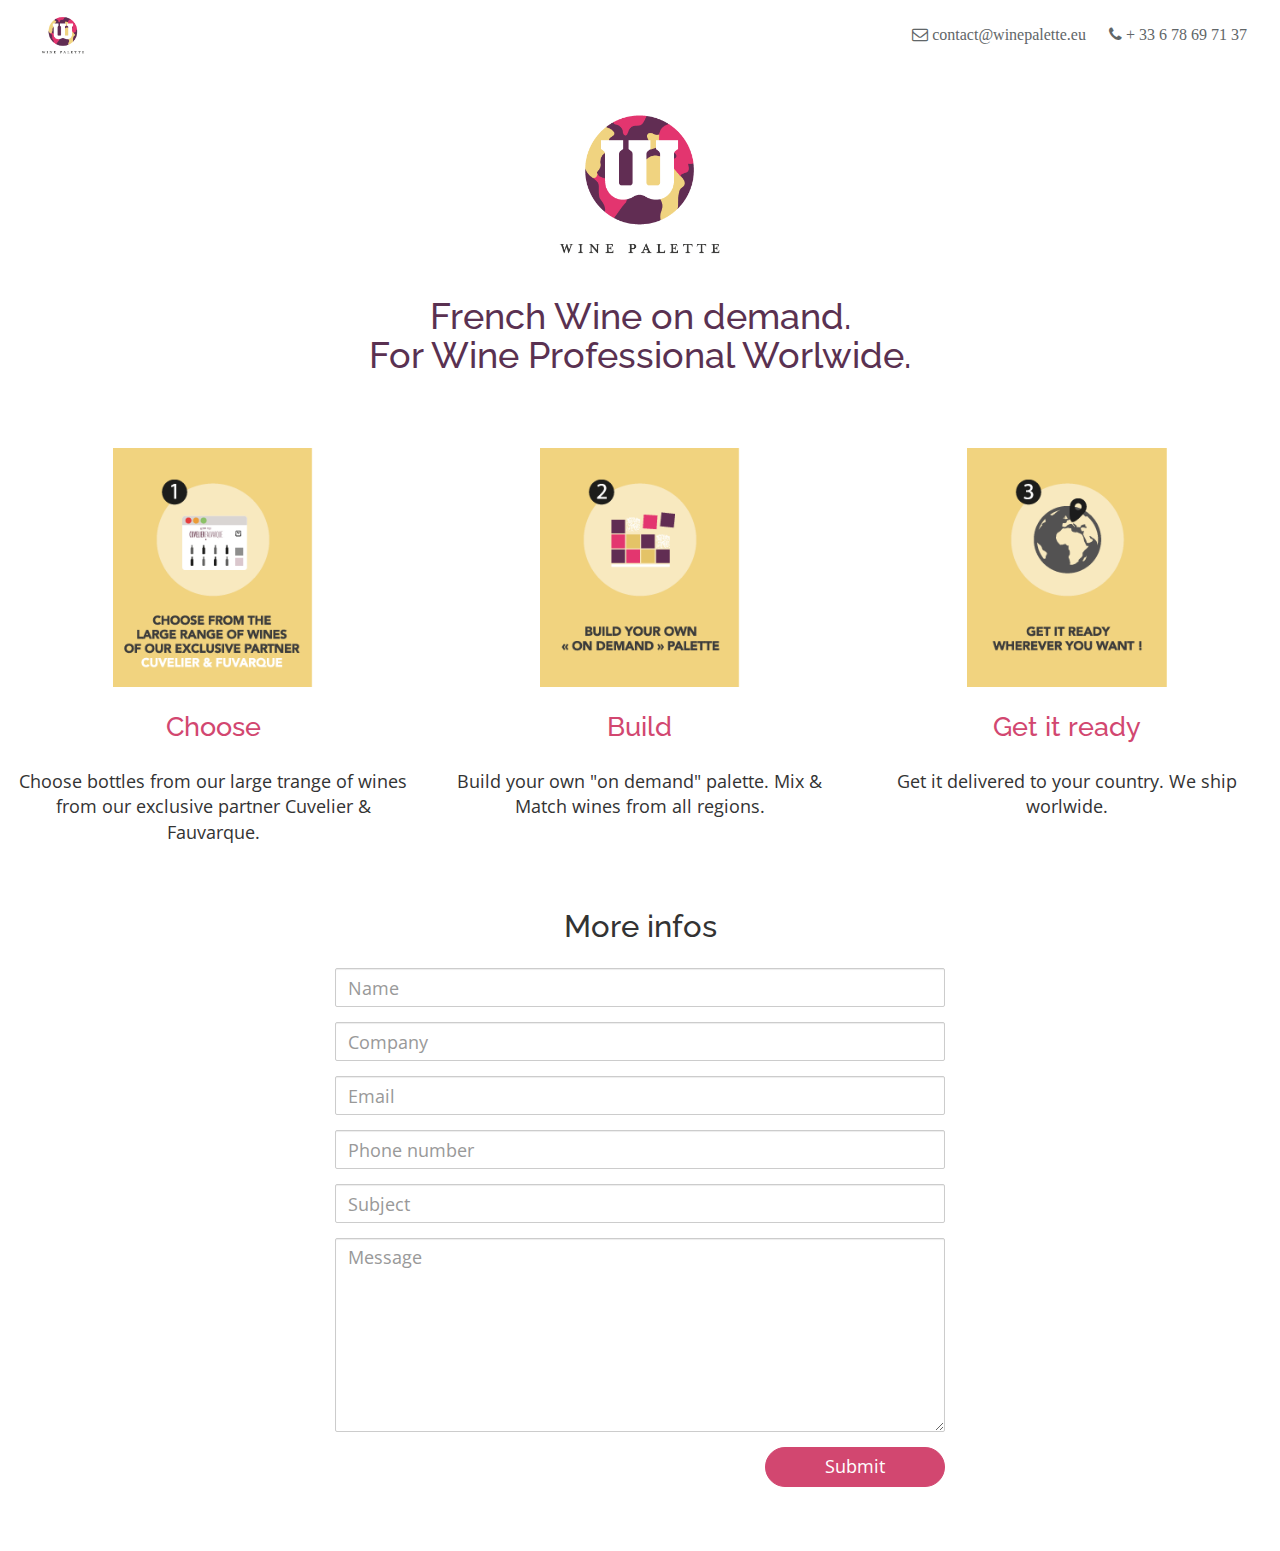
<file: index.html>
<!doctype html>
<html>
  <head>
    <meta charset="utf-8">
    <meta http-equiv="x-ua-compatible" content="ie=edge">
    <meta name="viewport"
          content="width=device-width, initial-scale=1, shrink-to-fit=no">
    <!-- Use the title from a page's frontmatter if it has one -->
    <title>Wine Palette - Wine Export Solution</title>
    <link href="stylesheets/application-dbfdb6b8.css" rel="stylesheet" />
    <script src="javascripts/application-93de88c9.js"></script>
    <link href="images/images/favicon.png" rel="icon" type="image/png" />
  </head>
  <body>
    <div class="navbar-wagon">
  <!-- Logo -->
  <a href="index.html" class="navbar-wagon-brand">
    <img src="images/logo-6ff08a34.png" alt="Logo" />
  </a>

  <!-- Right Navigation -->
  <div class="navbar-wagon-right hidden-xs hidden-sm">
    <a href="contact.html" class="fa fa-envelope-o navbar-wagon-item navbar-wagon-link"> contact@winepalette.eu</a>
    <a href="#" class="fa fa-phone navbar-wagon-item navbar-wagon-link telephone"> + 33 6 78 69 71 37</a>
  </div>

  <!-- Dropdown appearing on mobile only -->
  <div class="navbar-wagon-item hidden-md hidden-lg">
    <div class="dropdown">
      <i class="fa fa-bars dropdown-toggle" data-toggle="dropdown"></i>
      <ul class="dropdown-menu dropdown-menu-right navbar-wagon-dropdown-menu">
        <li><a href="#">contact@winepalette.eu</a></li>
        <li><a href="#" class="fa fa-phone picto-contact" aria-hidden="true"></i>+ 33 6 78 69 71 37</a></li>
      </ul>
    </div>
  </div>
</div>

    <div id="home">
  <div class="home-content">
    <img src="images/logo-6ff08a34.png" width="250" alt="Logo" />


     <h1>French Wine on demand.<br>
     For Wine Professional Worlwide.
     </h1>


    <div class="row">
      <div class="col-xs-12 container-card" align="center">
        <div class="col-md-4 card-home">
          <img src="images/Choose-from-a883126b.png" width="200" alt="Choose from" />
          <h2>Choose</h2>
          <p>Choose bottles from our large trange of wines from our exclusive partner Cuvelier & Fauvarque.</p>
        </div>

        <div class="col-md-4 card-home">
          <img src="images/Build-your-own-99721444.png" width="200" alt="Build your own" />
          <h2>Build</h2>
          <p>Build your own "on demand" palette. Mix & Match wines from all regions.</p>
        </div>

        <div class="col-md-4 card-home">
          <img src="images/Get-It-Ready-1-fe4aceac.png" width="200" alt="Get it ready 1" />
            <h2>Get it ready</h2>
            <p>Get it delivered to your country. We ship worlwide.</p>
        </div>
      </div>
    </div>


  <div class="contact-form col-xs-12 col-sm-offset-3 col-sm-6 formulaire">
    <div class="form-area">
      <form action="https://getsimpleform.com/messages?form_api_token=11f8878eae9046772298fffc4d2e7972" method="post">
        <!-- ne pas oublier de modifier la redirection et le token correspondant à l'adresse olb -->
        <input type='hidden' name='redirect_to' value='/thanks.html' />

        <br style="clear:both">
          <h3 style="margin-bottom: 25px; text-align: center;">More infos</h3>

        <div class="form-group">
          <input type="text" class="form-control" id="nom" name="Nom" placeholder="Name" required>
        </div>

        <div class="form-group">
          <input type="text" class="form-control" id="societe" name="Société" placeholder="Company" required>
        </div>

        <div class="form-group">
          <input type="text" class="form-control" id="email" name="email" placeholder="Email" required>
        </div>
        <div class="form-group">
          <input type="text" class="form-control" id="telephone" name="telephone" placeholder="Phone number" required>
        </div>
        <div class="form-group">
          <input type="text" class="form-control" id="sujet" name="sujet" placeholder="Subject" required>
        </div>
        <div class="form-group">
          <textarea class="form-control" type="textarea" id="message" placeholder="Message" maxlength="250" rows="7"></textarea>
        </div>

        <button type="submit" id="submit" name="submit" class="btn btn-primary pull-right btn-contact">Submit
        </button>
      </form>

    </div>
  </div>



    </div>
  </div>
</div>

  </body>
</html>
</file>
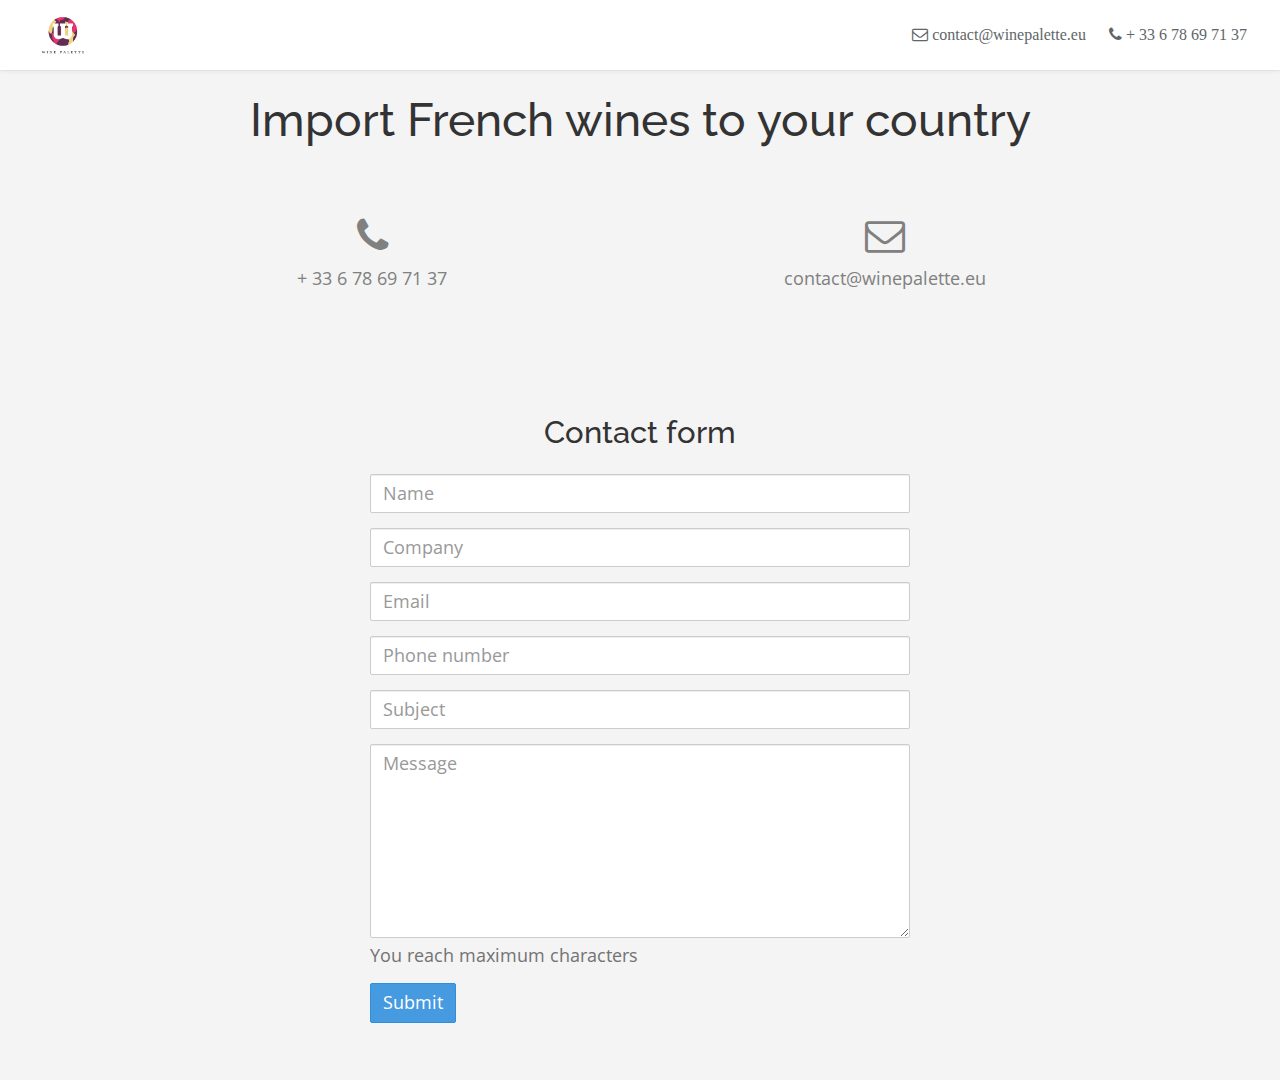
<file: about.html>
<!doctype html>
<html>
  <head>
    <meta charset="utf-8">
    <meta http-equiv="x-ua-compatible" content="ie=edge">
    <meta name="viewport"
          content="width=device-width, initial-scale=1, shrink-to-fit=no">
    <!-- Use the title from a page's frontmatter if it has one -->
    <title>Wine Palette - Import french wine to your country.</title>
    <link href="stylesheets/application-dbfdb6b8.css" rel="stylesheet" />
    <script src="javascripts/application-93de88c9.js"></script>
    <link href="images/images/favicon.png" rel="icon" type="image/png" />
  </head>
  <body>
    <div class="navbar-wagon">
  <!-- Logo -->
  <a href="index.html" class="navbar-wagon-brand">
    <img src="images/logo-6ff08a34.png" alt="Logo" />
  </a>

  <!-- Right Navigation -->
  <div class="navbar-wagon-right hidden-xs hidden-sm">
    <a href="contact.html" class="fa fa-envelope-o navbar-wagon-item navbar-wagon-link"> contact@winepalette.eu</a>
    <a href="#" class="fa fa-phone navbar-wagon-item navbar-wagon-link telephone"> + 33 6 78 69 71 37</a>
  </div>

  <!-- Dropdown appearing on mobile only -->
  <div class="navbar-wagon-item hidden-md hidden-lg">
    <div class="dropdown">
      <i class="fa fa-bars dropdown-toggle" data-toggle="dropdown"></i>
      <ul class="dropdown-menu dropdown-menu-right navbar-wagon-dropdown-menu">
        <li><a href="#">contact@winepalette.eu</a></li>
        <li><a href="#" class="fa fa-phone picto-contact" aria-hidden="true"></i>+ 33 6 78 69 71 37</a></li>
      </ul>
    </div>
  </div>
</div>

    
<div class="container">

      <h1 align="center">Import French wines to your country</h1>

  <div class="contact-container">

    <div class="telephone">
      <i class="fa fa-phone picto-contact" aria-hidden="true"></i>
      <p>+ 33 6 78 69 71 37</p>
    </div>
    <div class="email"><i class="fa fa-envelope-o picto-contact" aria-hidden="true"></i>
      <p><a href=mailto:contact@winepalette.eu>contact@winepalette.eu</a></p>
    </div>
  </div>
  <div class="contact-form col-xs-12 col-sm-offset-3 col-sm-6 formulaire">
    <div class="form-area">
      <form action="https://getsimpleform.com/messages?form_api_token=11f8878eae9046772298fffc4d2e7972" method="post">
        <!-- ne pas oublier de modifier la redirection et le token correspondant à l'adresse olb -->
        <input type='hidden' name='redirect_to' value='/thanks.html' />

        <br style="clear:both">
          <h3 style="margin-bottom: 25px; text-align: center;">Contact form</h3>

        <div class="form-group">
          <input type="text" class="form-control" id="nom" name="Nom" placeholder="Name" required>
        </div>

        <div class="form-group">
          <input type="text" class="form-control" id="societe" name="Société" placeholder="Company" required>
        </div>

        <div class="form-group">
          <input type="text" class="form-control" id="email" name="email" placeholder="Email" required>
        </div>
        <div class="form-group">
          <input type="text" class="form-control" id="telephone" name="telephone" placeholder="Phone number" required>
        </div>
        <div class="form-group">
          <input type="text" class="form-control" id="sujet" name="sujet" placeholder="Subject" required>
        </div>
        <div class="form-group">
          <textarea class="form-control" type="textarea" id="message" placeholder="Message" maxlength="150" rows="7"></textarea>
          <span class="help-block"><p id="characterLeft" class="help-block ">You reach maximum characters</p></span>
        </div>

        <button type="submit" id="submit" name="submit" class="btn btn-primary btn-contact">Submit
        </button>
      </form>

    </div>
  </div>


</div>


  </body>
</html>
</file>
<file: stylesheets/application-dbfdb6b8.css>
@import url("https://fonts.googleapis.com/css?family=Open+Sans:400,300,700|Raleway:400,100,300,700,500");/*!
 * Bootstrap v3.3.7 (http://getbootstrap.com)
 * Copyright 2011-2016 Twitter, Inc.
 * Licensed under MIT (https://github.com/twbs/bootstrap/blob/master/LICENSE)
 *//*! normalize.css v3.0.3 | MIT License | github.com/necolas/normalize.css */html{font-family:sans-serif;-ms-text-size-adjust:100%;-webkit-text-size-adjust:100%}body{margin:0}article,aside,details,figcaption,figure,footer,header,hgroup,main,menu,nav,section,summary{display:block}audio,canvas,progress,video{display:inline-block;vertical-align:baseline}audio:not([controls]){display:none;height:0}[hidden],template{display:none}a{background-color:transparent}a:active,a:hover{outline:0}abbr[title]{border-bottom:1px dotted}b,strong{font-weight:bold}dfn{font-style:italic}h1{font-size:2em;margin:0.67em 0}mark{background:#ff0;color:#000}small{font-size:80%}sub,sup{font-size:75%;line-height:0;position:relative;vertical-align:baseline}sup{top:-0.5em}sub{bottom:-0.25em}img{border:0}svg:not(:root){overflow:hidden}figure{margin:1em 40px}hr{-webkit-box-sizing:content-box;box-sizing:content-box;height:0}pre{overflow:auto}code,kbd,pre,samp{font-family:monospace, monospace;font-size:1em}button,input,optgroup,select,textarea{color:inherit;font:inherit;margin:0}button{overflow:visible}button,select{text-transform:none}button,html input[type="button"],input[type="reset"],input[type="submit"]{-webkit-appearance:button;cursor:pointer}button[disabled],html input[disabled]{cursor:default}button::-moz-focus-inner,input::-moz-focus-inner{border:0;padding:0}input{line-height:normal}input[type="checkbox"],input[type="radio"]{-webkit-box-sizing:border-box;box-sizing:border-box;padding:0}input[type="number"]::-webkit-inner-spin-button,input[type="number"]::-webkit-outer-spin-button{height:auto}input[type="search"]{-webkit-appearance:textfield;-webkit-box-sizing:content-box;box-sizing:content-box}input[type="search"]::-webkit-search-cancel-button,input[type="search"]::-webkit-search-decoration{-webkit-appearance:none}fieldset{border:1px solid #c0c0c0;margin:0 2px;padding:0.35em 0.625em 0.75em}legend{border:0;padding:0}textarea{overflow:auto}optgroup{font-weight:bold}table{border-collapse:collapse;border-spacing:0}td,th{padding:0}/*! Source: https://github.com/h5bp/html5-boilerplate/blob/master/src/css/main.css */@media print{*,*:before,*:after{background:transparent !important;color:#000 !important;-webkit-box-shadow:none !important;box-shadow:none !important;text-shadow:none !important}a,a:visited{text-decoration:underline}a[href]:after{content:" (" attr(href) ")"}abbr[title]:after{content:" (" attr(title) ")"}a[href^="#"]:after,a[href^="javascript:"]:after{content:""}pre,blockquote{border:1px solid #999;page-break-inside:avoid}thead{display:table-header-group}tr,img{page-break-inside:avoid}img{max-width:100% !important}p,h2,h3{orphans:3;widows:3}h2,h3{page-break-after:avoid}.navbar{display:none}.btn>.caret,.dropup>.btn>.caret{border-top-color:#000 !important}.label{border:1px solid #000}.table{border-collapse:collapse !important}.table td,.table th{background-color:#fff !important}.table-bordered th,.table-bordered td{border:1px solid #ddd !important}}@font-face{font-family:'Glyphicons Halflings';src:url("../assets/bootstrap/glyphicons-halflings-regular-86b6f62b.eot");src:url("../assets/bootstrap/glyphicons-halflings-regular-86b6f62b.eot?#iefix") format("embedded-opentype"),url("../assets/bootstrap/glyphicons-halflings-regular-ca35b697.woff2") format("woff2"),url("../assets/bootstrap/glyphicons-halflings-regular-278e49a8.woff") format("woff"),url("../assets/bootstrap/glyphicons-halflings-regular-44bc1850.ttf") format("truetype"),url("../assets/bootstrap/glyphicons-halflings-regular-de51a849.svg#glyphicons_halflingsregular") format("svg")}.glyphicon{position:relative;top:1px;display:inline-block;font-family:'Glyphicons Halflings';font-style:normal;font-weight:normal;line-height:1;-webkit-font-smoothing:antialiased;-moz-osx-font-smoothing:grayscale}.glyphicon-asterisk:before{content:"\002a"}.glyphicon-plus:before{content:"\002b"}.glyphicon-euro:before,.glyphicon-eur:before{content:"\20ac"}.glyphicon-minus:before{content:"\2212"}.glyphicon-cloud:before{content:"\2601"}.glyphicon-envelope:before{content:"\2709"}.glyphicon-pencil:before{content:"\270f"}.glyphicon-glass:before{content:"\e001"}.glyphicon-music:before{content:"\e002"}.glyphicon-search:before{content:"\e003"}.glyphicon-heart:before{content:"\e005"}.glyphicon-star:before{content:"\e006"}.glyphicon-star-empty:before{content:"\e007"}.glyphicon-user:before{content:"\e008"}.glyphicon-film:before{content:"\e009"}.glyphicon-th-large:before{content:"\e010"}.glyphicon-th:before{content:"\e011"}.glyphicon-th-list:before{content:"\e012"}.glyphicon-ok:before{content:"\e013"}.glyphicon-remove:before{content:"\e014"}.glyphicon-zoom-in:before{content:"\e015"}.glyphicon-zoom-out:before{content:"\e016"}.glyphicon-off:before{content:"\e017"}.glyphicon-signal:before{content:"\e018"}.glyphicon-cog:before{content:"\e019"}.glyphicon-trash:before{content:"\e020"}.glyphicon-home:before{content:"\e021"}.glyphicon-file:before{content:"\e022"}.glyphicon-time:before{content:"\e023"}.glyphicon-road:before{content:"\e024"}.glyphicon-download-alt:before{content:"\e025"}.glyphicon-download:before{content:"\e026"}.glyphicon-upload:before{content:"\e027"}.glyphicon-inbox:before{content:"\e028"}.glyphicon-play-circle:before{content:"\e029"}.glyphicon-repeat:before{content:"\e030"}.glyphicon-refresh:before{content:"\e031"}.glyphicon-list-alt:before{content:"\e032"}.glyphicon-lock:before{content:"\e033"}.glyphicon-flag:before{content:"\e034"}.glyphicon-headphones:before{content:"\e035"}.glyphicon-volume-off:before{content:"\e036"}.glyphicon-volume-down:before{content:"\e037"}.glyphicon-volume-up:before{content:"\e038"}.glyphicon-qrcode:before{content:"\e039"}.glyphicon-barcode:before{content:"\e040"}.glyphicon-tag:before{content:"\e041"}.glyphicon-tags:before{content:"\e042"}.glyphicon-book:before{content:"\e043"}.glyphicon-bookmark:before{content:"\e044"}.glyphicon-print:before{content:"\e045"}.glyphicon-camera:before{content:"\e046"}.glyphicon-font:before{content:"\e047"}.glyphicon-bold:before{content:"\e048"}.glyphicon-italic:before{content:"\e049"}.glyphicon-text-height:before{content:"\e050"}.glyphicon-text-width:before{content:"\e051"}.glyphicon-align-left:before{content:"\e052"}.glyphicon-align-center:before{content:"\e053"}.glyphicon-align-right:before{content:"\e054"}.glyphicon-align-justify:before{content:"\e055"}.glyphicon-list:before{content:"\e056"}.glyphicon-indent-left:before{content:"\e057"}.glyphicon-indent-right:before{content:"\e058"}.glyphicon-facetime-video:before{content:"\e059"}.glyphicon-picture:before{content:"\e060"}.glyphicon-map-marker:before{content:"\e062"}.glyphicon-adjust:before{content:"\e063"}.glyphicon-tint:before{content:"\e064"}.glyphicon-edit:before{content:"\e065"}.glyphicon-share:before{content:"\e066"}.glyphicon-check:before{content:"\e067"}.glyphicon-move:before{content:"\e068"}.glyphicon-step-backward:before{content:"\e069"}.glyphicon-fast-backward:before{content:"\e070"}.glyphicon-backward:before{content:"\e071"}.glyphicon-play:before{content:"\e072"}.glyphicon-pause:before{content:"\e073"}.glyphicon-stop:before{content:"\e074"}.glyphicon-forward:before{content:"\e075"}.glyphicon-fast-forward:before{content:"\e076"}.glyphicon-step-forward:before{content:"\e077"}.glyphicon-eject:before{content:"\e078"}.glyphicon-chevron-left:before{content:"\e079"}.glyphicon-chevron-right:before{content:"\e080"}.glyphicon-plus-sign:before{content:"\e081"}.glyphicon-minus-sign:before{content:"\e082"}.glyphicon-remove-sign:before{content:"\e083"}.glyphicon-ok-sign:before{content:"\e084"}.glyphicon-question-sign:before{content:"\e085"}.glyphicon-info-sign:before{content:"\e086"}.glyphicon-screenshot:before{content:"\e087"}.glyphicon-remove-circle:before{content:"\e088"}.glyphicon-ok-circle:before{content:"\e089"}.glyphicon-ban-circle:before{content:"\e090"}.glyphicon-arrow-left:before{content:"\e091"}.glyphicon-arrow-right:before{content:"\e092"}.glyphicon-arrow-up:before{content:"\e093"}.glyphicon-arrow-down:before{content:"\e094"}.glyphicon-share-alt:before{content:"\e095"}.glyphicon-resize-full:before{content:"\e096"}.glyphicon-resize-small:before{content:"\e097"}.glyphicon-exclamation-sign:before{content:"\e101"}.glyphicon-gift:before{content:"\e102"}.glyphicon-leaf:before{content:"\e103"}.glyphicon-fire:before{content:"\e104"}.glyphicon-eye-open:before{content:"\e105"}.glyphicon-eye-close:before{content:"\e106"}.glyphicon-warning-sign:before{content:"\e107"}.glyphicon-plane:before{content:"\e108"}.glyphicon-calendar:before{content:"\e109"}.glyphicon-random:before{content:"\e110"}.glyphicon-comment:before{content:"\e111"}.glyphicon-magnet:before{content:"\e112"}.glyphicon-chevron-up:before{content:"\e113"}.glyphicon-chevron-down:before{content:"\e114"}.glyphicon-retweet:before{content:"\e115"}.glyphicon-shopping-cart:before{content:"\e116"}.glyphicon-folder-close:before{content:"\e117"}.glyphicon-folder-open:before{content:"\e118"}.glyphicon-resize-vertical:before{content:"\e119"}.glyphicon-resize-horizontal:before{content:"\e120"}.glyphicon-hdd:before{content:"\e121"}.glyphicon-bullhorn:before{content:"\e122"}.glyphicon-bell:before{content:"\e123"}.glyphicon-certificate:before{content:"\e124"}.glyphicon-thumbs-up:before{content:"\e125"}.glyphicon-thumbs-down:before{content:"\e126"}.glyphicon-hand-right:before{content:"\e127"}.glyphicon-hand-left:before{content:"\e128"}.glyphicon-hand-up:before{content:"\e129"}.glyphicon-hand-down:before{content:"\e130"}.glyphicon-circle-arrow-right:before{content:"\e131"}.glyphicon-circle-arrow-left:before{content:"\e132"}.glyphicon-circle-arrow-up:before{content:"\e133"}.glyphicon-circle-arrow-down:before{content:"\e134"}.glyphicon-globe:before{content:"\e135"}.glyphicon-wrench:before{content:"\e136"}.glyphicon-tasks:before{content:"\e137"}.glyphicon-filter:before{content:"\e138"}.glyphicon-briefcase:before{content:"\e139"}.glyphicon-fullscreen:before{content:"\e140"}.glyphicon-dashboard:before{content:"\e141"}.glyphicon-paperclip:before{content:"\e142"}.glyphicon-heart-empty:before{content:"\e143"}.glyphicon-link:before{content:"\e144"}.glyphicon-phone:before{content:"\e145"}.glyphicon-pushpin:before{content:"\e146"}.glyphicon-usd:before{content:"\e148"}.glyphicon-gbp:before{content:"\e149"}.glyphicon-sort:before{content:"\e150"}.glyphicon-sort-by-alphabet:before{content:"\e151"}.glyphicon-sort-by-alphabet-alt:before{content:"\e152"}.glyphicon-sort-by-order:before{content:"\e153"}.glyphicon-sort-by-order-alt:before{content:"\e154"}.glyphicon-sort-by-attributes:before{content:"\e155"}.glyphicon-sort-by-attributes-alt:before{content:"\e156"}.glyphicon-unchecked:before{content:"\e157"}.glyphicon-expand:before{content:"\e158"}.glyphicon-collapse-down:before{content:"\e159"}.glyphicon-collapse-up:before{content:"\e160"}.glyphicon-log-in:before{content:"\e161"}.glyphicon-flash:before{content:"\e162"}.glyphicon-log-out:before{content:"\e163"}.glyphicon-new-window:before{content:"\e164"}.glyphicon-record:before{content:"\e165"}.glyphicon-save:before{content:"\e166"}.glyphicon-open:before{content:"\e167"}.glyphicon-saved:before{content:"\e168"}.glyphicon-import:before{content:"\e169"}.glyphicon-export:before{content:"\e170"}.glyphicon-send:before{content:"\e171"}.glyphicon-floppy-disk:before{content:"\e172"}.glyphicon-floppy-saved:before{content:"\e173"}.glyphicon-floppy-remove:before{content:"\e174"}.glyphicon-floppy-save:before{content:"\e175"}.glyphicon-floppy-open:before{content:"\e176"}.glyphicon-credit-card:before{content:"\e177"}.glyphicon-transfer:before{content:"\e178"}.glyphicon-cutlery:before{content:"\e179"}.glyphicon-header:before{content:"\e180"}.glyphicon-compressed:before{content:"\e181"}.glyphicon-earphone:before{content:"\e182"}.glyphicon-phone-alt:before{content:"\e183"}.glyphicon-tower:before{content:"\e184"}.glyphicon-stats:before{content:"\e185"}.glyphicon-sd-video:before{content:"\e186"}.glyphicon-hd-video:before{content:"\e187"}.glyphicon-subtitles:before{content:"\e188"}.glyphicon-sound-stereo:before{content:"\e189"}.glyphicon-sound-dolby:before{content:"\e190"}.glyphicon-sound-5-1:before{content:"\e191"}.glyphicon-sound-6-1:before{content:"\e192"}.glyphicon-sound-7-1:before{content:"\e193"}.glyphicon-copyright-mark:before{content:"\e194"}.glyphicon-registration-mark:before{content:"\e195"}.glyphicon-cloud-download:before{content:"\e197"}.glyphicon-cloud-upload:before{content:"\e198"}.glyphicon-tree-conifer:before{content:"\e199"}.glyphicon-tree-deciduous:before{content:"\e200"}.glyphicon-cd:before{content:"\e201"}.glyphicon-save-file:before{content:"\e202"}.glyphicon-open-file:before{content:"\e203"}.glyphicon-level-up:before{content:"\e204"}.glyphicon-copy:before{content:"\e205"}.glyphicon-paste:before{content:"\e206"}.glyphicon-alert:before{content:"\e209"}.glyphicon-equalizer:before{content:"\e210"}.glyphicon-king:before{content:"\e211"}.glyphicon-queen:before{content:"\e212"}.glyphicon-pawn:before{content:"\e213"}.glyphicon-bishop:before{content:"\e214"}.glyphicon-knight:before{content:"\e215"}.glyphicon-baby-formula:before{content:"\e216"}.glyphicon-tent:before{content:"\26fa"}.glyphicon-blackboard:before{content:"\e218"}.glyphicon-bed:before{content:"\e219"}.glyphicon-apple:before{content:"\f8ff"}.glyphicon-erase:before{content:"\e221"}.glyphicon-hourglass:before{content:"\231b"}.glyphicon-lamp:before{content:"\e223"}.glyphicon-duplicate:before{content:"\e224"}.glyphicon-piggy-bank:before{content:"\e225"}.glyphicon-scissors:before{content:"\e226"}.glyphicon-bitcoin:before{content:"\e227"}.glyphicon-btc:before{content:"\e227"}.glyphicon-xbt:before{content:"\e227"}.glyphicon-yen:before{content:"\00a5"}.glyphicon-jpy:before{content:"\00a5"}.glyphicon-ruble:before{content:"\20bd"}.glyphicon-rub:before{content:"\20bd"}.glyphicon-scale:before{content:"\e230"}.glyphicon-ice-lolly:before{content:"\e231"}.glyphicon-ice-lolly-tasted:before{content:"\e232"}.glyphicon-education:before{content:"\e233"}.glyphicon-option-horizontal:before{content:"\e234"}.glyphicon-option-vertical:before{content:"\e235"}.glyphicon-menu-hamburger:before{content:"\e236"}.glyphicon-modal-window:before{content:"\e237"}.glyphicon-oil:before{content:"\e238"}.glyphicon-grain:before{content:"\e239"}.glyphicon-sunglasses:before{content:"\e240"}.glyphicon-text-size:before{content:"\e241"}.glyphicon-text-color:before{content:"\e242"}.glyphicon-text-background:before{content:"\e243"}.glyphicon-object-align-top:before{content:"\e244"}.glyphicon-object-align-bottom:before{content:"\e245"}.glyphicon-object-align-horizontal:before{content:"\e246"}.glyphicon-object-align-left:before{content:"\e247"}.glyphicon-object-align-vertical:before{content:"\e248"}.glyphicon-object-align-right:before{content:"\e249"}.glyphicon-triangle-right:before{content:"\e250"}.glyphicon-triangle-left:before{content:"\e251"}.glyphicon-triangle-bottom:before{content:"\e252"}.glyphicon-triangle-top:before{content:"\e253"}.glyphicon-console:before{content:"\e254"}.glyphicon-superscript:before{content:"\e255"}.glyphicon-subscript:before{content:"\e256"}.glyphicon-menu-left:before{content:"\e257"}.glyphicon-menu-right:before{content:"\e258"}.glyphicon-menu-down:before{content:"\e259"}.glyphicon-menu-up:before{content:"\e260"}*{-webkit-box-sizing:border-box;box-sizing:border-box}*:before,*:after{-webkit-box-sizing:border-box;box-sizing:border-box}html{font-size:10px;-webkit-tap-highlight-color:transparent}body{font-family:"Open Sans", "Helvetica", "sans-serif";font-size:18px;line-height:1.42857143;color:#333333;background-color:#F4F4F4}input,button,select,textarea{font-family:inherit;font-size:inherit;line-height:inherit}a{color:#469AE0;text-decoration:none}a:hover,a:focus{color:#1f74ba;text-decoration:underline}a:focus{outline:5px auto -webkit-focus-ring-color;outline-offset:-2px}figure{margin:0}img{vertical-align:middle}.img-responsive{display:block;max-width:100%;height:auto}.img-rounded{border-radius:2px}.img-thumbnail{padding:4px;line-height:1.42857143;background-color:#F4F4F4;border:1px solid #ddd;border-radius:2px;-webkit-transition:all 0.2s ease-in-out;transition:all 0.2s ease-in-out;display:inline-block;max-width:100%;height:auto}.img-circle{border-radius:50%}hr{margin-top:25px;margin-bottom:25px;border:0;border-top:1px solid #eeeeee}.sr-only{position:absolute;width:1px;height:1px;margin:-1px;padding:0;overflow:hidden;clip:rect(0, 0, 0, 0);border:0}.sr-only-focusable:active,.sr-only-focusable:focus{position:static;width:auto;height:auto;margin:0;overflow:visible;clip:auto}[role="button"]{cursor:pointer}h1,h2,h3,h4,h5,h6,.h1,.h2,.h3,.h4,.h5,.h6{font-family:"Raleway", "Helvetica", "sans-serif";font-weight:500;line-height:1.1;color:inherit}h1 small,h1 .small,h2 small,h2 .small,h3 small,h3 .small,h4 small,h4 .small,h5 small,h5 .small,h6 small,h6 .small,.h1 small,.h1 .small,.h2 small,.h2 .small,.h3 small,.h3 .small,.h4 small,.h4 .small,.h5 small,.h5 .small,.h6 small,.h6 .small{font-weight:normal;line-height:1;color:#777777}h1,.h1,h2,.h2,h3,.h3{margin-top:25px;margin-bottom:12.5px}h1 small,h1 .small,.h1 small,.h1 .small,h2 small,h2 .small,.h2 small,.h2 .small,h3 small,h3 .small,.h3 small,.h3 .small{font-size:65%}h4,.h4,h5,.h5,h6,.h6{margin-top:12.5px;margin-bottom:12.5px}h4 small,h4 .small,.h4 small,.h4 .small,h5 small,h5 .small,.h5 small,.h5 .small,h6 small,h6 .small,.h6 small,.h6 .small{font-size:75%}h1,.h1{font-size:46px}h2,.h2{font-size:38px}h3,.h3{font-size:31px}h4,.h4{font-size:23px}h5,.h5{font-size:18px}h6,.h6{font-size:16px}p{margin:0 0 12.5px}.lead{margin-bottom:25px;font-size:20px;font-weight:300;line-height:1.4}@media (min-width: 768px){.lead{font-size:27px}}small,.small{font-size:88%}mark,.mark{background-color:#fcf8e3;padding:.2em}.text-left{text-align:left}.text-right{text-align:right}.text-center{text-align:center}.text-justify{text-align:justify}.text-nowrap{white-space:nowrap}.text-lowercase{text-transform:lowercase}.text-uppercase,.initialism{text-transform:uppercase}.text-capitalize{text-transform:capitalize}.text-muted{color:#777777}.text-primary{color:#469AE0}a.text-primary:hover,a.text-primary:focus{color:#2381d0}.text-success{color:#3c763d}a.text-success:hover,a.text-success:focus{color:#2b542c}.text-info{color:#31708f}a.text-info:hover,a.text-info:focus{color:#245269}.text-warning{color:#8a6d3b}a.text-warning:hover,a.text-warning:focus{color:#66512c}.text-danger{color:#a94442}a.text-danger:hover,a.text-danger:focus{color:#843534}.bg-primary{color:#fff}.bg-primary{background-color:#469AE0}a.bg-primary:hover,a.bg-primary:focus{background-color:#2381d0}.bg-success{background-color:#dff0d8}a.bg-success:hover,a.bg-success:focus{background-color:#c1e2b3}.bg-info{background-color:#d9edf7}a.bg-info:hover,a.bg-info:focus{background-color:#afd9ee}.bg-warning{background-color:#fcf8e3}a.bg-warning:hover,a.bg-warning:focus{background-color:#f7ecb5}.bg-danger{background-color:#f2dede}a.bg-danger:hover,a.bg-danger:focus{background-color:#e4b9b9}.page-header{padding-bottom:11.5px;margin:50px 0 25px;border-bottom:1px solid #eeeeee}ul,ol{margin-top:0;margin-bottom:12.5px}ul ul,ul ol,ol ul,ol ol{margin-bottom:0}.list-unstyled{padding-left:0;list-style:none}.list-inline{padding-left:0;list-style:none;margin-left:-5px}.list-inline>li{display:inline-block;padding-left:5px;padding-right:5px}dl{margin-top:0;margin-bottom:25px}dt,dd{line-height:1.42857143}dt{font-weight:bold}dd{margin-left:0}.dl-horizontal dd:before,.dl-horizontal dd:after{content:" ";display:table}.dl-horizontal dd:after{clear:both}@media (min-width: 768px){.dl-horizontal dt{float:left;width:160px;clear:left;text-align:right;overflow:hidden;text-overflow:ellipsis;white-space:nowrap}.dl-horizontal dd{margin-left:180px}}abbr[title],abbr[data-original-title]{cursor:help;border-bottom:1px dotted #777777}.initialism{font-size:90%}blockquote{padding:12.5px 25px;margin:0 0 25px;font-size:22.5px;border-left:5px solid #eeeeee}blockquote p:last-child,blockquote ul:last-child,blockquote ol:last-child{margin-bottom:0}blockquote footer,blockquote small,blockquote .small{display:block;font-size:80%;line-height:1.42857143;color:#777777}blockquote footer:before,blockquote small:before,blockquote .small:before{content:'\2014 \00A0'}.blockquote-reverse,blockquote.pull-right{padding-right:15px;padding-left:0;border-right:5px solid #eeeeee;border-left:0;text-align:right}.blockquote-reverse footer:before,.blockquote-reverse small:before,.blockquote-reverse .small:before,blockquote.pull-right footer:before,blockquote.pull-right small:before,blockquote.pull-right .small:before{content:''}.blockquote-reverse footer:after,.blockquote-reverse small:after,.blockquote-reverse .small:after,blockquote.pull-right footer:after,blockquote.pull-right small:after,blockquote.pull-right .small:after{content:'\00A0 \2014'}address{margin-bottom:25px;font-style:normal;line-height:1.42857143}code,kbd,pre,samp{font-family:Menlo, Monaco, Consolas, "Courier New", monospace}code{padding:2px 4px;font-size:90%;color:#c7254e;background-color:#f9f2f4;border-radius:2px}kbd{padding:2px 4px;font-size:90%;color:#fff;background-color:#333;border-radius:2px;-webkit-box-shadow:inset 0 -1px 0 rgba(0,0,0,0.25);box-shadow:inset 0 -1px 0 rgba(0,0,0,0.25)}kbd kbd{padding:0;font-size:100%;font-weight:bold;-webkit-box-shadow:none;box-shadow:none}pre{display:block;padding:12px;margin:0 0 12.5px;font-size:17px;line-height:1.42857143;word-break:break-all;word-wrap:break-word;color:#333333;background-color:#f5f5f5;border:1px solid #ccc;border-radius:2px}pre code{padding:0;font-size:inherit;color:inherit;white-space:pre-wrap;background-color:transparent;border-radius:0}.pre-scrollable{max-height:340px;overflow-y:scroll}.container{margin-right:auto;margin-left:auto;padding-left:15px;padding-right:15px}.container:before,.container:after{content:" ";display:table}.container:after{clear:both}@media (min-width: 768px){.container{width:750px}}@media (min-width: 992px){.container{width:970px}}@media (min-width: 1200px){.container{width:1170px}}.container-fluid{margin-right:auto;margin-left:auto;padding-left:15px;padding-right:15px}.container-fluid:before,.container-fluid:after{content:" ";display:table}.container-fluid:after{clear:both}.row{margin-left:-15px;margin-right:-15px}.row:before,.row:after{content:" ";display:table}.row:after{clear:both}.col-xs-1,.col-sm-1,.col-md-1,.col-lg-1,.col-xs-2,.col-sm-2,.col-md-2,.col-lg-2,.col-xs-3,.col-sm-3,.col-md-3,.col-lg-3,.col-xs-4,.col-sm-4,.col-md-4,.col-lg-4,.col-xs-5,.col-sm-5,.col-md-5,.col-lg-5,.col-xs-6,.col-sm-6,.col-md-6,.col-lg-6,.col-xs-7,.col-sm-7,.col-md-7,.col-lg-7,.col-xs-8,.col-sm-8,.col-md-8,.col-lg-8,.col-xs-9,.col-sm-9,.col-md-9,.col-lg-9,.col-xs-10,.col-sm-10,.col-md-10,.col-lg-10,.col-xs-11,.col-sm-11,.col-md-11,.col-lg-11,.col-xs-12,.col-sm-12,.col-md-12,.col-lg-12{position:relative;min-height:1px;padding-left:15px;padding-right:15px}.col-xs-1,.col-xs-2,.col-xs-3,.col-xs-4,.col-xs-5,.col-xs-6,.col-xs-7,.col-xs-8,.col-xs-9,.col-xs-10,.col-xs-11,.col-xs-12{float:left}.col-xs-1{width:8.33333333%}.col-xs-2{width:16.66666667%}.col-xs-3{width:25%}.col-xs-4{width:33.33333333%}.col-xs-5{width:41.66666667%}.col-xs-6{width:50%}.col-xs-7{width:58.33333333%}.col-xs-8{width:66.66666667%}.col-xs-9{width:75%}.col-xs-10{width:83.33333333%}.col-xs-11{width:91.66666667%}.col-xs-12{width:100%}.col-xs-pull-0{right:auto}.col-xs-pull-1{right:8.33333333%}.col-xs-pull-2{right:16.66666667%}.col-xs-pull-3{right:25%}.col-xs-pull-4{right:33.33333333%}.col-xs-pull-5{right:41.66666667%}.col-xs-pull-6{right:50%}.col-xs-pull-7{right:58.33333333%}.col-xs-pull-8{right:66.66666667%}.col-xs-pull-9{right:75%}.col-xs-pull-10{right:83.33333333%}.col-xs-pull-11{right:91.66666667%}.col-xs-pull-12{right:100%}.col-xs-push-0{left:auto}.col-xs-push-1{left:8.33333333%}.col-xs-push-2{left:16.66666667%}.col-xs-push-3{left:25%}.col-xs-push-4{left:33.33333333%}.col-xs-push-5{left:41.66666667%}.col-xs-push-6{left:50%}.col-xs-push-7{left:58.33333333%}.col-xs-push-8{left:66.66666667%}.col-xs-push-9{left:75%}.col-xs-push-10{left:83.33333333%}.col-xs-push-11{left:91.66666667%}.col-xs-push-12{left:100%}.col-xs-offset-0{margin-left:0%}.col-xs-offset-1{margin-left:8.33333333%}.col-xs-offset-2{margin-left:16.66666667%}.col-xs-offset-3{margin-left:25%}.col-xs-offset-4{margin-left:33.33333333%}.col-xs-offset-5{margin-left:41.66666667%}.col-xs-offset-6{margin-left:50%}.col-xs-offset-7{margin-left:58.33333333%}.col-xs-offset-8{margin-left:66.66666667%}.col-xs-offset-9{margin-left:75%}.col-xs-offset-10{margin-left:83.33333333%}.col-xs-offset-11{margin-left:91.66666667%}.col-xs-offset-12{margin-left:100%}@media (min-width: 768px){.col-sm-1,.col-sm-2,.col-sm-3,.col-sm-4,.col-sm-5,.col-sm-6,.col-sm-7,.col-sm-8,.col-sm-9,.col-sm-10,.col-sm-11,.col-sm-12{float:left}.col-sm-1{width:8.33333333%}.col-sm-2{width:16.66666667%}.col-sm-3{width:25%}.col-sm-4{width:33.33333333%}.col-sm-5{width:41.66666667%}.col-sm-6{width:50%}.col-sm-7{width:58.33333333%}.col-sm-8{width:66.66666667%}.col-sm-9{width:75%}.col-sm-10{width:83.33333333%}.col-sm-11{width:91.66666667%}.col-sm-12{width:100%}.col-sm-pull-0{right:auto}.col-sm-pull-1{right:8.33333333%}.col-sm-pull-2{right:16.66666667%}.col-sm-pull-3{right:25%}.col-sm-pull-4{right:33.33333333%}.col-sm-pull-5{right:41.66666667%}.col-sm-pull-6{right:50%}.col-sm-pull-7{right:58.33333333%}.col-sm-pull-8{right:66.66666667%}.col-sm-pull-9{right:75%}.col-sm-pull-10{right:83.33333333%}.col-sm-pull-11{right:91.66666667%}.col-sm-pull-12{right:100%}.col-sm-push-0{left:auto}.col-sm-push-1{left:8.33333333%}.col-sm-push-2{left:16.66666667%}.col-sm-push-3{left:25%}.col-sm-push-4{left:33.33333333%}.col-sm-push-5{left:41.66666667%}.col-sm-push-6{left:50%}.col-sm-push-7{left:58.33333333%}.col-sm-push-8{left:66.66666667%}.col-sm-push-9{left:75%}.col-sm-push-10{left:83.33333333%}.col-sm-push-11{left:91.66666667%}.col-sm-push-12{left:100%}.col-sm-offset-0{margin-left:0%}.col-sm-offset-1{margin-left:8.33333333%}.col-sm-offset-2{margin-left:16.66666667%}.col-sm-offset-3{margin-left:25%}.col-sm-offset-4{margin-left:33.33333333%}.col-sm-offset-5{margin-left:41.66666667%}.col-sm-offset-6{margin-left:50%}.col-sm-offset-7{margin-left:58.33333333%}.col-sm-offset-8{margin-left:66.66666667%}.col-sm-offset-9{margin-left:75%}.col-sm-offset-10{margin-left:83.33333333%}.col-sm-offset-11{margin-left:91.66666667%}.col-sm-offset-12{margin-left:100%}}@media (min-width: 992px){.col-md-1,.col-md-2,.col-md-3,.col-md-4,.col-md-5,.col-md-6,.col-md-7,.col-md-8,.col-md-9,.col-md-10,.col-md-11,.col-md-12{float:left}.col-md-1{width:8.33333333%}.col-md-2{width:16.66666667%}.col-md-3{width:25%}.col-md-4{width:33.33333333%}.col-md-5{width:41.66666667%}.col-md-6{width:50%}.col-md-7{width:58.33333333%}.col-md-8{width:66.66666667%}.col-md-9{width:75%}.col-md-10{width:83.33333333%}.col-md-11{width:91.66666667%}.col-md-12{width:100%}.col-md-pull-0{right:auto}.col-md-pull-1{right:8.33333333%}.col-md-pull-2{right:16.66666667%}.col-md-pull-3{right:25%}.col-md-pull-4{right:33.33333333%}.col-md-pull-5{right:41.66666667%}.col-md-pull-6{right:50%}.col-md-pull-7{right:58.33333333%}.col-md-pull-8{right:66.66666667%}.col-md-pull-9{right:75%}.col-md-pull-10{right:83.33333333%}.col-md-pull-11{right:91.66666667%}.col-md-pull-12{right:100%}.col-md-push-0{left:auto}.col-md-push-1{left:8.33333333%}.col-md-push-2{left:16.66666667%}.col-md-push-3{left:25%}.col-md-push-4{left:33.33333333%}.col-md-push-5{left:41.66666667%}.col-md-push-6{left:50%}.col-md-push-7{left:58.33333333%}.col-md-push-8{left:66.66666667%}.col-md-push-9{left:75%}.col-md-push-10{left:83.33333333%}.col-md-push-11{left:91.66666667%}.col-md-push-12{left:100%}.col-md-offset-0{margin-left:0%}.col-md-offset-1{margin-left:8.33333333%}.col-md-offset-2{margin-left:16.66666667%}.col-md-offset-3{margin-left:25%}.col-md-offset-4{margin-left:33.33333333%}.col-md-offset-5{margin-left:41.66666667%}.col-md-offset-6{margin-left:50%}.col-md-offset-7{margin-left:58.33333333%}.col-md-offset-8{margin-left:66.66666667%}.col-md-offset-9{margin-left:75%}.col-md-offset-10{margin-left:83.33333333%}.col-md-offset-11{margin-left:91.66666667%}.col-md-offset-12{margin-left:100%}}@media (min-width: 1200px){.col-lg-1,.col-lg-2,.col-lg-3,.col-lg-4,.col-lg-5,.col-lg-6,.col-lg-7,.col-lg-8,.col-lg-9,.col-lg-10,.col-lg-11,.col-lg-12{float:left}.col-lg-1{width:8.33333333%}.col-lg-2{width:16.66666667%}.col-lg-3{width:25%}.col-lg-4{width:33.33333333%}.col-lg-5{width:41.66666667%}.col-lg-6{width:50%}.col-lg-7{width:58.33333333%}.col-lg-8{width:66.66666667%}.col-lg-9{width:75%}.col-lg-10{width:83.33333333%}.col-lg-11{width:91.66666667%}.col-lg-12{width:100%}.col-lg-pull-0{right:auto}.col-lg-pull-1{right:8.33333333%}.col-lg-pull-2{right:16.66666667%}.col-lg-pull-3{right:25%}.col-lg-pull-4{right:33.33333333%}.col-lg-pull-5{right:41.66666667%}.col-lg-pull-6{right:50%}.col-lg-pull-7{right:58.33333333%}.col-lg-pull-8{right:66.66666667%}.col-lg-pull-9{right:75%}.col-lg-pull-10{right:83.33333333%}.col-lg-pull-11{right:91.66666667%}.col-lg-pull-12{right:100%}.col-lg-push-0{left:auto}.col-lg-push-1{left:8.33333333%}.col-lg-push-2{left:16.66666667%}.col-lg-push-3{left:25%}.col-lg-push-4{left:33.33333333%}.col-lg-push-5{left:41.66666667%}.col-lg-push-6{left:50%}.col-lg-push-7{left:58.33333333%}.col-lg-push-8{left:66.66666667%}.col-lg-push-9{left:75%}.col-lg-push-10{left:83.33333333%}.col-lg-push-11{left:91.66666667%}.col-lg-push-12{left:100%}.col-lg-offset-0{margin-left:0%}.col-lg-offset-1{margin-left:8.33333333%}.col-lg-offset-2{margin-left:16.66666667%}.col-lg-offset-3{margin-left:25%}.col-lg-offset-4{margin-left:33.33333333%}.col-lg-offset-5{margin-left:41.66666667%}.col-lg-offset-6{margin-left:50%}.col-lg-offset-7{margin-left:58.33333333%}.col-lg-offset-8{margin-left:66.66666667%}.col-lg-offset-9{margin-left:75%}.col-lg-offset-10{margin-left:83.33333333%}.col-lg-offset-11{margin-left:91.66666667%}.col-lg-offset-12{margin-left:100%}}table{background-color:transparent}caption{padding-top:8px;padding-bottom:8px;color:#777777;text-align:left}th{text-align:left}.table{width:100%;max-width:100%;margin-bottom:25px}.table>thead>tr>th,.table>thead>tr>td,.table>tbody>tr>th,.table>tbody>tr>td,.table>tfoot>tr>th,.table>tfoot>tr>td{padding:8px;line-height:1.42857143;vertical-align:top;border-top:1px solid #ddd}.table>thead>tr>th{vertical-align:bottom;border-bottom:2px solid #ddd}.table>caption+thead>tr:first-child>th,.table>caption+thead>tr:first-child>td,.table>colgroup+thead>tr:first-child>th,.table>colgroup+thead>tr:first-child>td,.table>thead:first-child>tr:first-child>th,.table>thead:first-child>tr:first-child>td{border-top:0}.table>tbody+tbody{border-top:2px solid #ddd}.table .table{background-color:#F4F4F4}.table-condensed>thead>tr>th,.table-condensed>thead>tr>td,.table-condensed>tbody>tr>th,.table-condensed>tbody>tr>td,.table-condensed>tfoot>tr>th,.table-condensed>tfoot>tr>td{padding:5px}.table-bordered{border:1px solid #ddd}.table-bordered>thead>tr>th,.table-bordered>thead>tr>td,.table-bordered>tbody>tr>th,.table-bordered>tbody>tr>td,.table-bordered>tfoot>tr>th,.table-bordered>tfoot>tr>td{border:1px solid #ddd}.table-bordered>thead>tr>th,.table-bordered>thead>tr>td{border-bottom-width:2px}.table-striped>tbody>tr:nth-of-type(odd){background-color:#f9f9f9}.table-hover>tbody>tr:hover{background-color:#f5f5f5}table col[class*="col-"]{position:static;float:none;display:table-column}table td[class*="col-"],table th[class*="col-"]{position:static;float:none;display:table-cell}.table>thead>tr>td.active,.table>thead>tr>th.active,.table>thead>tr.active>td,.table>thead>tr.active>th,.table>tbody>tr>td.active,.table>tbody>tr>th.active,.table>tbody>tr.active>td,.table>tbody>tr.active>th,.table>tfoot>tr>td.active,.table>tfoot>tr>th.active,.table>tfoot>tr.active>td,.table>tfoot>tr.active>th{background-color:#f5f5f5}.table-hover>tbody>tr>td.active:hover,.table-hover>tbody>tr>th.active:hover,.table-hover>tbody>tr.active:hover>td,.table-hover>tbody>tr:hover>.active,.table-hover>tbody>tr.active:hover>th{background-color:#e8e8e8}.table>thead>tr>td.success,.table>thead>tr>th.success,.table>thead>tr.success>td,.table>thead>tr.success>th,.table>tbody>tr>td.success,.table>tbody>tr>th.success,.table>tbody>tr.success>td,.table>tbody>tr.success>th,.table>tfoot>tr>td.success,.table>tfoot>tr>th.success,.table>tfoot>tr.success>td,.table>tfoot>tr.success>th{background-color:#dff0d8}.table-hover>tbody>tr>td.success:hover,.table-hover>tbody>tr>th.success:hover,.table-hover>tbody>tr.success:hover>td,.table-hover>tbody>tr:hover>.success,.table-hover>tbody>tr.success:hover>th{background-color:#d0e9c6}.table>thead>tr>td.info,.table>thead>tr>th.info,.table>thead>tr.info>td,.table>thead>tr.info>th,.table>tbody>tr>td.info,.table>tbody>tr>th.info,.table>tbody>tr.info>td,.table>tbody>tr.info>th,.table>tfoot>tr>td.info,.table>tfoot>tr>th.info,.table>tfoot>tr.info>td,.table>tfoot>tr.info>th{background-color:#d9edf7}.table-hover>tbody>tr>td.info:hover,.table-hover>tbody>tr>th.info:hover,.table-hover>tbody>tr.info:hover>td,.table-hover>tbody>tr:hover>.info,.table-hover>tbody>tr.info:hover>th{background-color:#c4e3f3}.table>thead>tr>td.warning,.table>thead>tr>th.warning,.table>thead>tr.warning>td,.table>thead>tr.warning>th,.table>tbody>tr>td.warning,.table>tbody>tr>th.warning,.table>tbody>tr.warning>td,.table>tbody>tr.warning>th,.table>tfoot>tr>td.warning,.table>tfoot>tr>th.warning,.table>tfoot>tr.warning>td,.table>tfoot>tr.warning>th{background-color:#fcf8e3}.table-hover>tbody>tr>td.warning:hover,.table-hover>tbody>tr>th.warning:hover,.table-hover>tbody>tr.warning:hover>td,.table-hover>tbody>tr:hover>.warning,.table-hover>tbody>tr.warning:hover>th{background-color:#faf2cc}.table>thead>tr>td.danger,.table>thead>tr>th.danger,.table>thead>tr.danger>td,.table>thead>tr.danger>th,.table>tbody>tr>td.danger,.table>tbody>tr>th.danger,.table>tbody>tr.danger>td,.table>tbody>tr.danger>th,.table>tfoot>tr>td.danger,.table>tfoot>tr>th.danger,.table>tfoot>tr.danger>td,.table>tfoot>tr.danger>th{background-color:#f2dede}.table-hover>tbody>tr>td.danger:hover,.table-hover>tbody>tr>th.danger:hover,.table-hover>tbody>tr.danger:hover>td,.table-hover>tbody>tr:hover>.danger,.table-hover>tbody>tr.danger:hover>th{background-color:#ebcccc}.table-responsive{overflow-x:auto;min-height:0.01%}@media screen and (max-width: 767px){.table-responsive{width:100%;margin-bottom:18.75px;overflow-y:hidden;-ms-overflow-style:-ms-autohiding-scrollbar;border:1px solid #ddd}.table-responsive>.table{margin-bottom:0}.table-responsive>.table>thead>tr>th,.table-responsive>.table>thead>tr>td,.table-responsive>.table>tbody>tr>th,.table-responsive>.table>tbody>tr>td,.table-responsive>.table>tfoot>tr>th,.table-responsive>.table>tfoot>tr>td{white-space:nowrap}.table-responsive>.table-bordered{border:0}.table-responsive>.table-bordered>thead>tr>th:first-child,.table-responsive>.table-bordered>thead>tr>td:first-child,.table-responsive>.table-bordered>tbody>tr>th:first-child,.table-responsive>.table-bordered>tbody>tr>td:first-child,.table-responsive>.table-bordered>tfoot>tr>th:first-child,.table-responsive>.table-bordered>tfoot>tr>td:first-child{border-left:0}.table-responsive>.table-bordered>thead>tr>th:last-child,.table-responsive>.table-bordered>thead>tr>td:last-child,.table-responsive>.table-bordered>tbody>tr>th:last-child,.table-responsive>.table-bordered>tbody>tr>td:last-child,.table-responsive>.table-bordered>tfoot>tr>th:last-child,.table-responsive>.table-bordered>tfoot>tr>td:last-child{border-right:0}.table-responsive>.table-bordered>tbody>tr:last-child>th,.table-responsive>.table-bordered>tbody>tr:last-child>td,.table-responsive>.table-bordered>tfoot>tr:last-child>th,.table-responsive>.table-bordered>tfoot>tr:last-child>td{border-bottom:0}}fieldset{padding:0;margin:0;border:0;min-width:0}legend{display:block;width:100%;padding:0;margin-bottom:25px;font-size:27px;line-height:inherit;color:#333333;border:0;border-bottom:1px solid #e5e5e5}label{display:inline-block;max-width:100%;margin-bottom:5px;font-weight:bold}input[type="search"]{-webkit-box-sizing:border-box;box-sizing:border-box}input[type="radio"],input[type="checkbox"]{margin:4px 0 0;margin-top:1px \9;line-height:normal}input[type="file"]{display:block}input[type="range"]{display:block;width:100%}select[multiple],select[size]{height:auto}input[type="file"]:focus,input[type="radio"]:focus,input[type="checkbox"]:focus{outline:5px auto -webkit-focus-ring-color;outline-offset:-2px}output{display:block;padding-top:7px;font-size:18px;line-height:1.42857143;color:#000000}.form-control{display:block;width:100%;height:39px;padding:6px 12px;font-size:18px;line-height:1.42857143;color:#000000;background-color:#fff;background-image:none;border:1px solid #ccc;border-radius:2px;-webkit-box-shadow:inset 0 1px 1px rgba(0,0,0,0.075);box-shadow:inset 0 1px 1px rgba(0,0,0,0.075);-webkit-transition:border-color ease-in-out 0.15s, box-shadow ease-in-out 0.15s;-webkit-transition:border-color ease-in-out 0.15s, -webkit-box-shadow ease-in-out 0.15s;transition:border-color ease-in-out 0.15s, -webkit-box-shadow ease-in-out 0.15s;transition:border-color ease-in-out 0.15s, box-shadow ease-in-out 0.15s;transition:border-color ease-in-out 0.15s, box-shadow ease-in-out 0.15s, -webkit-box-shadow ease-in-out 0.15s}.form-control:focus{border-color:#66afe9;outline:0;-webkit-box-shadow:inset 0 1px 1px rgba(0,0,0,0.075),0 0 8px rgba(102,175,233,0.6);box-shadow:inset 0 1px 1px rgba(0,0,0,0.075),0 0 8px rgba(102,175,233,0.6)}.form-control::-moz-placeholder{color:#999;opacity:1}.form-control:-ms-input-placeholder{color:#999}.form-control::-webkit-input-placeholder{color:#999}.form-control::-ms-expand{border:0;background-color:transparent}.form-control[disabled],.form-control[readonly],fieldset[disabled] .form-control{background-color:#eeeeee;opacity:1}.form-control[disabled],fieldset[disabled] .form-control{cursor:not-allowed}textarea.form-control{height:auto}input[type="search"]{-webkit-appearance:none}@media screen and (-webkit-min-device-pixel-ratio: 0){input[type="date"].form-control,input[type="time"].form-control,input[type="datetime-local"].form-control,input[type="month"].form-control{line-height:39px}input[type="date"].input-sm,.input-group-sm>input[type="date"].form-control,.input-group-sm>input[type="date"].input-group-addon,.input-group-sm>.input-group-btn>input[type="date"].btn,.input-group-sm input[type="date"],input[type="time"].input-sm,.input-group-sm>input[type="time"].form-control,.input-group-sm>input[type="time"].input-group-addon,.input-group-sm>.input-group-btn>input[type="time"].btn,.input-group-sm input[type="time"],input[type="datetime-local"].input-sm,.input-group-sm>input[type="datetime-local"].form-control,.input-group-sm>input[type="datetime-local"].input-group-addon,.input-group-sm>.input-group-btn>input[type="datetime-local"].btn,.input-group-sm input[type="datetime-local"],input[type="month"].input-sm,.input-group-sm>input[type="month"].form-control,.input-group-sm>input[type="month"].input-group-addon,.input-group-sm>.input-group-btn>input[type="month"].btn,.input-group-sm input[type="month"]{line-height:36px}input[type="date"].input-lg,.input-group-lg>input[type="date"].form-control,.input-group-lg>input[type="date"].input-group-addon,.input-group-lg>.input-group-btn>input[type="date"].btn,.input-group-lg input[type="date"],input[type="time"].input-lg,.input-group-lg>input[type="time"].form-control,.input-group-lg>input[type="time"].input-group-addon,.input-group-lg>.input-group-btn>input[type="time"].btn,.input-group-lg input[type="time"],input[type="datetime-local"].input-lg,.input-group-lg>input[type="datetime-local"].form-control,.input-group-lg>input[type="datetime-local"].input-group-addon,.input-group-lg>.input-group-btn>input[type="datetime-local"].btn,.input-group-lg input[type="datetime-local"],input[type="month"].input-lg,.input-group-lg>input[type="month"].form-control,.input-group-lg>input[type="month"].input-group-addon,.input-group-lg>.input-group-btn>input[type="month"].btn,.input-group-lg input[type="month"]{line-height:53px}}.form-group{margin-bottom:15px}.radio,.checkbox{position:relative;display:block;margin-top:10px;margin-bottom:10px}.radio label,.checkbox label{min-height:25px;padding-left:20px;margin-bottom:0;font-weight:normal;cursor:pointer}.radio input[type="radio"],.radio-inline input[type="radio"],.checkbox input[type="checkbox"],.checkbox-inline input[type="checkbox"]{position:absolute;margin-left:-20px;margin-top:4px \9}.radio+.radio,.checkbox+.checkbox{margin-top:-5px}.radio-inline,.checkbox-inline{position:relative;display:inline-block;padding-left:20px;margin-bottom:0;vertical-align:middle;font-weight:normal;cursor:pointer}.radio-inline+.radio-inline,.checkbox-inline+.checkbox-inline{margin-top:0;margin-left:10px}input[type="radio"][disabled],input[type="radio"].disabled,fieldset[disabled] input[type="radio"],input[type="checkbox"][disabled],input[type="checkbox"].disabled,fieldset[disabled] input[type="checkbox"]{cursor:not-allowed}.radio-inline.disabled,fieldset[disabled] .radio-inline,.checkbox-inline.disabled,fieldset[disabled] .checkbox-inline{cursor:not-allowed}.radio.disabled label,fieldset[disabled] .radio label,.checkbox.disabled label,fieldset[disabled] .checkbox label{cursor:not-allowed}.form-control-static{padding-top:7px;padding-bottom:7px;margin-bottom:0;min-height:43px}.form-control-static.input-lg,.input-group-lg>.form-control-static.form-control,.input-group-lg>.form-control-static.input-group-addon,.input-group-lg>.input-group-btn>.form-control-static.btn,.form-control-static.input-sm,.input-group-sm>.form-control-static.form-control,.input-group-sm>.form-control-static.input-group-addon,.input-group-sm>.input-group-btn>.form-control-static.btn{padding-left:0;padding-right:0}.input-sm,.input-group-sm>.form-control,.input-group-sm>.input-group-addon,.input-group-sm>.input-group-btn>.btn{height:36px;padding:5px 10px;font-size:16px;line-height:1.5;border-radius:2px}select.input-sm,.input-group-sm>select.form-control,.input-group-sm>select.input-group-addon,.input-group-sm>.input-group-btn>select.btn{height:36px;line-height:36px}textarea.input-sm,.input-group-sm>textarea.form-control,.input-group-sm>textarea.input-group-addon,.input-group-sm>.input-group-btn>textarea.btn,select[multiple].input-sm,.input-group-sm>select[multiple].form-control,.input-group-sm>select[multiple].input-group-addon,.input-group-sm>.input-group-btn>select[multiple].btn{height:auto}.form-group-sm .form-control{height:36px;padding:5px 10px;font-size:16px;line-height:1.5;border-radius:2px}.form-group-sm select.form-control{height:36px;line-height:36px}.form-group-sm textarea.form-control,.form-group-sm select[multiple].form-control{height:auto}.form-group-sm .form-control-static{height:36px;min-height:41px;padding:6px 10px;font-size:16px;line-height:1.5}.input-lg,.input-group-lg>.form-control,.input-group-lg>.input-group-addon,.input-group-lg>.input-group-btn>.btn{height:53px;padding:10px 16px;font-size:23px;line-height:1.3333333;border-radius:2px}select.input-lg,.input-group-lg>select.form-control,.input-group-lg>select.input-group-addon,.input-group-lg>.input-group-btn>select.btn{height:53px;line-height:53px}textarea.input-lg,.input-group-lg>textarea.form-control,.input-group-lg>textarea.input-group-addon,.input-group-lg>.input-group-btn>textarea.btn,select[multiple].input-lg,.input-group-lg>select[multiple].form-control,.input-group-lg>select[multiple].input-group-addon,.input-group-lg>.input-group-btn>select[multiple].btn{height:auto}.form-group-lg .form-control{height:53px;padding:10px 16px;font-size:23px;line-height:1.3333333;border-radius:2px}.form-group-lg select.form-control{height:53px;line-height:53px}.form-group-lg textarea.form-control,.form-group-lg select[multiple].form-control{height:auto}.form-group-lg .form-control-static{height:53px;min-height:48px;padding:11px 16px;font-size:23px;line-height:1.3333333}.has-feedback{position:relative}.has-feedback .form-control{padding-right:48.75px}.form-control-feedback{position:absolute;top:0;right:0;z-index:2;display:block;width:39px;height:39px;line-height:39px;text-align:center;pointer-events:none}.input-lg+.form-control-feedback,.input-group-lg>.form-control+.form-control-feedback,.input-group-lg>.input-group-addon+.form-control-feedback,.input-group-lg>.input-group-btn>.btn+.form-control-feedback,.input-group-lg+.form-control-feedback,.form-group-lg .form-control+.form-control-feedback{width:53px;height:53px;line-height:53px}.input-sm+.form-control-feedback,.input-group-sm>.form-control+.form-control-feedback,.input-group-sm>.input-group-addon+.form-control-feedback,.input-group-sm>.input-group-btn>.btn+.form-control-feedback,.input-group-sm+.form-control-feedback,.form-group-sm .form-control+.form-control-feedback{width:36px;height:36px;line-height:36px}.has-success .help-block,.has-success .control-label,.has-success .radio,.has-success .checkbox,.has-success .radio-inline,.has-success .checkbox-inline,.has-success.radio label,.has-success.checkbox label,.has-success.radio-inline label,.has-success.checkbox-inline label{color:#3c763d}.has-success .form-control{border-color:#3c763d;-webkit-box-shadow:inset 0 1px 1px rgba(0,0,0,0.075);box-shadow:inset 0 1px 1px rgba(0,0,0,0.075)}.has-success .form-control:focus{border-color:#2b542c;-webkit-box-shadow:inset 0 1px 1px rgba(0,0,0,0.075),0 0 6px #67b168;box-shadow:inset 0 1px 1px rgba(0,0,0,0.075),0 0 6px #67b168}.has-success .input-group-addon{color:#3c763d;border-color:#3c763d;background-color:#dff0d8}.has-success .form-control-feedback{color:#3c763d}.has-warning .help-block,.has-warning .control-label,.has-warning .radio,.has-warning .checkbox,.has-warning .radio-inline,.has-warning .checkbox-inline,.has-warning.radio label,.has-warning.checkbox label,.has-warning.radio-inline label,.has-warning.checkbox-inline label{color:#8a6d3b}.has-warning .form-control{border-color:#8a6d3b;-webkit-box-shadow:inset 0 1px 1px rgba(0,0,0,0.075);box-shadow:inset 0 1px 1px rgba(0,0,0,0.075)}.has-warning .form-control:focus{border-color:#66512c;-webkit-box-shadow:inset 0 1px 1px rgba(0,0,0,0.075),0 0 6px #c0a16b;box-shadow:inset 0 1px 1px rgba(0,0,0,0.075),0 0 6px #c0a16b}.has-warning .input-group-addon{color:#8a6d3b;border-color:#8a6d3b;background-color:#fcf8e3}.has-warning .form-control-feedback{color:#8a6d3b}.has-error .help-block,.has-error .control-label,.has-error .radio,.has-error .checkbox,.has-error .radio-inline,.has-error .checkbox-inline,.has-error.radio label,.has-error.checkbox label,.has-error.radio-inline label,.has-error.checkbox-inline label{color:#a94442}.has-error .form-control{border-color:#a94442;-webkit-box-shadow:inset 0 1px 1px rgba(0,0,0,0.075);box-shadow:inset 0 1px 1px rgba(0,0,0,0.075)}.has-error .form-control:focus{border-color:#843534;-webkit-box-shadow:inset 0 1px 1px rgba(0,0,0,0.075),0 0 6px #ce8483;box-shadow:inset 0 1px 1px rgba(0,0,0,0.075),0 0 6px #ce8483}.has-error .input-group-addon{color:#a94442;border-color:#a94442;background-color:#f2dede}.has-error .form-control-feedback{color:#a94442}.has-feedback label ~ .form-control-feedback{top:30px}.has-feedback label.sr-only ~ .form-control-feedback{top:0}.help-block{display:block;margin-top:5px;margin-bottom:10px;color:#737373}@media (min-width: 768px){.form-inline .form-group{display:inline-block;margin-bottom:0;vertical-align:middle}.form-inline .form-control{display:inline-block;width:auto;vertical-align:middle}.form-inline .form-control-static{display:inline-block}.form-inline .input-group{display:inline-table;vertical-align:middle}.form-inline .input-group .input-group-addon,.form-inline .input-group .input-group-btn,.form-inline .input-group .form-control{width:auto}.form-inline .input-group>.form-control{width:100%}.form-inline .control-label{margin-bottom:0;vertical-align:middle}.form-inline .radio,.form-inline .checkbox{display:inline-block;margin-top:0;margin-bottom:0;vertical-align:middle}.form-inline .radio label,.form-inline .checkbox label{padding-left:0}.form-inline .radio input[type="radio"],.form-inline .checkbox input[type="checkbox"]{position:relative;margin-left:0}.form-inline .has-feedback .form-control-feedback{top:0}}.form-horizontal .radio,.form-horizontal .checkbox,.form-horizontal .radio-inline,.form-horizontal .checkbox-inline{margin-top:0;margin-bottom:0;padding-top:7px}.form-horizontal .radio,.form-horizontal .checkbox{min-height:32px}.form-horizontal .form-group{margin-left:-15px;margin-right:-15px}.form-horizontal .form-group:before,.form-horizontal .form-group:after{content:" ";display:table}.form-horizontal .form-group:after{clear:both}@media (min-width: 768px){.form-horizontal .control-label{text-align:right;margin-bottom:0;padding-top:7px}}.form-horizontal .has-feedback .form-control-feedback{right:15px}@media (min-width: 768px){.form-horizontal .form-group-lg .control-label{padding-top:11px;font-size:23px}}@media (min-width: 768px){.form-horizontal .form-group-sm .control-label{padding-top:6px;font-size:16px}}.btn{display:inline-block;margin-bottom:0;font-weight:normal;text-align:center;vertical-align:middle;-ms-touch-action:manipulation;touch-action:manipulation;cursor:pointer;background-image:none;border:1px solid transparent;white-space:nowrap;padding:6px 12px;font-size:18px;line-height:1.42857143;border-radius:2px;-webkit-user-select:none;-moz-user-select:none;-ms-user-select:none;user-select:none}.btn:focus,.btn.focus,.btn:active:focus,.btn:active.focus,.btn.active:focus,.btn.active.focus{outline:5px auto -webkit-focus-ring-color;outline-offset:-2px}.btn:hover,.btn:focus,.btn.focus{color:#333;text-decoration:none}.btn:active,.btn.active{outline:0;background-image:none;-webkit-box-shadow:inset 0 3px 5px rgba(0,0,0,0.125);box-shadow:inset 0 3px 5px rgba(0,0,0,0.125)}.btn.disabled,.btn[disabled],fieldset[disabled] .btn{cursor:not-allowed;opacity:0.65;filter:alpha(opacity=65);-webkit-box-shadow:none;box-shadow:none}a.btn.disabled,fieldset[disabled] a.btn{pointer-events:none}.btn-default{color:#333;background-color:#fff;border-color:#ccc}.btn-default:focus,.btn-default.focus{color:#333;background-color:#e6e6e6;border-color:#8c8c8c}.btn-default:hover{color:#333;background-color:#e6e6e6;border-color:#adadad}.btn-default:active,.btn-default.active,.open>.btn-default.dropdown-toggle{color:#333;background-color:#e6e6e6;border-color:#adadad}.btn-default:active:hover,.btn-default:active:focus,.btn-default:active.focus,.btn-default.active:hover,.btn-default.active:focus,.btn-default.active.focus,.open>.btn-default.dropdown-toggle:hover,.open>.btn-default.dropdown-toggle:focus,.open>.btn-default.dropdown-toggle.focus{color:#333;background-color:#d4d4d4;border-color:#8c8c8c}.btn-default:active,.btn-default.active,.open>.btn-default.dropdown-toggle{background-image:none}.btn-default.disabled:hover,.btn-default.disabled:focus,.btn-default.disabled.focus,.btn-default[disabled]:hover,.btn-default[disabled]:focus,.btn-default[disabled].focus,fieldset[disabled] .btn-default:hover,fieldset[disabled] .btn-default:focus,fieldset[disabled] .btn-default.focus{background-color:#fff;border-color:#ccc}.btn-default .badge{color:#fff;background-color:#333}.btn-primary{color:#fff;background-color:#469AE0;border-color:#308edc}.btn-primary:focus,.btn-primary.focus{color:#fff;background-color:#2381d0;border-color:#144b79}.btn-primary:hover{color:#fff;background-color:#2381d0;border-color:#1e6eb2}.btn-primary:active,.btn-primary.active,.open>.btn-primary.dropdown-toggle{color:#fff;background-color:#2381d0;border-color:#1e6eb2}.btn-primary:active:hover,.btn-primary:active:focus,.btn-primary:active.focus,.btn-primary.active:hover,.btn-primary.active:focus,.btn-primary.active.focus,.open>.btn-primary.dropdown-toggle:hover,.open>.btn-primary.dropdown-toggle:focus,.open>.btn-primary.dropdown-toggle.focus{color:#fff;background-color:#1e6eb2;border-color:#144b79}.btn-primary:active,.btn-primary.active,.open>.btn-primary.dropdown-toggle{background-image:none}.btn-primary.disabled:hover,.btn-primary.disabled:focus,.btn-primary.disabled.focus,.btn-primary[disabled]:hover,.btn-primary[disabled]:focus,.btn-primary[disabled].focus,fieldset[disabled] .btn-primary:hover,fieldset[disabled] .btn-primary:focus,fieldset[disabled] .btn-primary.focus{background-color:#469AE0;border-color:#308edc}.btn-primary .badge{color:#469AE0;background-color:#fff}.btn-success{color:#fff;background-color:#32B796;border-color:#2da386}.btn-success:focus,.btn-success.focus{color:#fff;background-color:#278f75;border-color:#113f34}.btn-success:hover{color:#fff;background-color:#278f75;border-color:#1f735e}.btn-success:active,.btn-success.active,.open>.btn-success.dropdown-toggle{color:#fff;background-color:#278f75;border-color:#1f735e}.btn-success:active:hover,.btn-success:active:focus,.btn-success:active.focus,.btn-success.active:hover,.btn-success.active:focus,.btn-success.active.focus,.open>.btn-success.dropdown-toggle:hover,.open>.btn-success.dropdown-toggle:focus,.open>.btn-success.dropdown-toggle.focus{color:#fff;background-color:#1f735e;border-color:#113f34}.btn-success:active,.btn-success.active,.open>.btn-success.dropdown-toggle{background-image:none}.btn-success.disabled:hover,.btn-success.disabled:focus,.btn-success.disabled.focus,.btn-success[disabled]:hover,.btn-success[disabled]:focus,.btn-success[disabled].focus,fieldset[disabled] .btn-success:hover,fieldset[disabled] .btn-success:focus,fieldset[disabled] .btn-success.focus{background-color:#32B796;border-color:#2da386}.btn-success .badge{color:#32B796;background-color:#fff}.btn-info{color:#fff;background-color:#FDB631;border-color:#fdad18}.btn-info:focus,.btn-info.focus{color:#fff;background-color:#f9a302;border-color:#946101}.btn-info:hover{color:#fff;background-color:#f9a302;border-color:#d58c02}.btn-info:active,.btn-info.active,.open>.btn-info.dropdown-toggle{color:#fff;background-color:#f9a302;border-color:#d58c02}.btn-info:active:hover,.btn-info:active:focus,.btn-info:active.focus,.btn-info.active:hover,.btn-info.active:focus,.btn-info.active.focus,.open>.btn-info.dropdown-toggle:hover,.open>.btn-info.dropdown-toggle:focus,.open>.btn-info.dropdown-toggle.focus{color:#fff;background-color:#d58c02;border-color:#946101}.btn-info:active,.btn-info.active,.open>.btn-info.dropdown-toggle{background-image:none}.btn-info.disabled:hover,.btn-info.disabled:focus,.btn-info.disabled.focus,.btn-info[disabled]:hover,.btn-info[disabled]:focus,.btn-info[disabled].focus,fieldset[disabled] .btn-info:hover,fieldset[disabled] .btn-info:focus,fieldset[disabled] .btn-info.focus{background-color:#FDB631;border-color:#fdad18}.btn-info .badge{color:#FDB631;background-color:#fff}.btn-warning{color:#fff;background-color:#E67E22;border-color:#d67118}.btn-warning:focus,.btn-warning.focus{color:#fff;background-color:#bf6516;border-color:#64350b}.btn-warning:hover{color:#fff;background-color:#bf6516;border-color:#9f5412}.btn-warning:active,.btn-warning.active,.open>.btn-warning.dropdown-toggle{color:#fff;background-color:#bf6516;border-color:#9f5412}.btn-warning:active:hover,.btn-warning:active:focus,.btn-warning:active.focus,.btn-warning.active:hover,.btn-warning.active:focus,.btn-warning.active.focus,.open>.btn-warning.dropdown-toggle:hover,.open>.btn-warning.dropdown-toggle:focus,.open>.btn-warning.dropdown-toggle.focus{color:#fff;background-color:#9f5412;border-color:#64350b}.btn-warning:active,.btn-warning.active,.open>.btn-warning.dropdown-toggle{background-image:none}.btn-warning.disabled:hover,.btn-warning.disabled:focus,.btn-warning.disabled.focus,.btn-warning[disabled]:hover,.btn-warning[disabled]:focus,.btn-warning[disabled].focus,fieldset[disabled] .btn-warning:hover,fieldset[disabled] .btn-warning:focus,fieldset[disabled] .btn-warning.focus{background-color:#E67E22;border-color:#d67118}.btn-warning .badge{color:#E67E22;background-color:#fff}.btn-danger{color:#fff;background-color:#EE5F5B;border-color:#ec4844}.btn-danger:focus,.btn-danger.focus{color:#fff;background-color:#e9322d;border-color:#9f1411}.btn-danger:hover{color:#fff;background-color:#e9322d;border-color:#dc1c17}.btn-danger:active,.btn-danger.active,.open>.btn-danger.dropdown-toggle{color:#fff;background-color:#e9322d;border-color:#dc1c17}.btn-danger:active:hover,.btn-danger:active:focus,.btn-danger:active.focus,.btn-danger.active:hover,.btn-danger.active:focus,.btn-danger.active.focus,.open>.btn-danger.dropdown-toggle:hover,.open>.btn-danger.dropdown-toggle:focus,.open>.btn-danger.dropdown-toggle.focus{color:#fff;background-color:#dc1c17;border-color:#9f1411}.btn-danger:active,.btn-danger.active,.open>.btn-danger.dropdown-toggle{background-image:none}.btn-danger.disabled:hover,.btn-danger.disabled:focus,.btn-danger.disabled.focus,.btn-danger[disabled]:hover,.btn-danger[disabled]:focus,.btn-danger[disabled].focus,fieldset[disabled] .btn-danger:hover,fieldset[disabled] .btn-danger:focus,fieldset[disabled] .btn-danger.focus{background-color:#EE5F5B;border-color:#ec4844}.btn-danger .badge{color:#EE5F5B;background-color:#fff}.btn-link{color:#469AE0;font-weight:normal;border-radius:0}.btn-link,.btn-link:active,.btn-link.active,.btn-link[disabled],fieldset[disabled] .btn-link{background-color:transparent;-webkit-box-shadow:none;box-shadow:none}.btn-link,.btn-link:hover,.btn-link:focus,.btn-link:active{border-color:transparent}.btn-link:hover,.btn-link:focus{color:#1f74ba;text-decoration:underline;background-color:transparent}.btn-link[disabled]:hover,.btn-link[disabled]:focus,fieldset[disabled] .btn-link:hover,fieldset[disabled] .btn-link:focus{color:#777777;text-decoration:none}.btn-lg,.btn-group-lg>.btn{padding:10px 16px;font-size:23px;line-height:1.3333333;border-radius:2px}.btn-sm,.btn-group-sm>.btn{padding:5px 10px;font-size:16px;line-height:1.5;border-radius:2px}.btn-xs,.btn-group-xs>.btn{padding:1px 5px;font-size:16px;line-height:1.5;border-radius:2px}.btn-block{display:block;width:100%}.btn-block+.btn-block{margin-top:5px}input[type="submit"].btn-block,input[type="reset"].btn-block,input[type="button"].btn-block{width:100%}.fade{opacity:0;-webkit-transition:opacity 0.15s linear;transition:opacity 0.15s linear}.fade.in{opacity:1}.collapse{display:none}.collapse.in{display:block}tr.collapse.in{display:table-row}tbody.collapse.in{display:table-row-group}.collapsing{position:relative;height:0;overflow:hidden;-webkit-transition-property:height, visibility;transition-property:height, visibility;-webkit-transition-duration:0.35s;transition-duration:0.35s;-webkit-transition-timing-function:ease;transition-timing-function:ease}.caret{display:inline-block;width:0;height:0;margin-left:2px;vertical-align:middle;border-top:4px dashed;border-top:4px solid \9;border-right:4px solid transparent;border-left:4px solid transparent}.dropup,.dropdown{position:relative}.dropdown-toggle:focus{outline:0}.dropdown-menu{position:absolute;top:100%;left:0;z-index:1000;display:none;float:left;min-width:160px;padding:5px 0;margin:2px 0 0;list-style:none;font-size:18px;text-align:left;background-color:#fff;border:1px solid #ccc;border:1px solid rgba(0,0,0,0.15);border-radius:2px;-webkit-box-shadow:0 6px 12px rgba(0,0,0,0.175);box-shadow:0 6px 12px rgba(0,0,0,0.175);background-clip:padding-box}.dropdown-menu.pull-right{right:0;left:auto}.dropdown-menu .divider{height:1px;margin:11.5px 0;overflow:hidden;background-color:#e5e5e5}.dropdown-menu>li>a{display:block;padding:3px 20px;clear:both;font-weight:normal;line-height:1.42857143;color:#333333;white-space:nowrap}.dropdown-menu>li>a:hover,.dropdown-menu>li>a:focus{text-decoration:none;color:#262626;background-color:#f5f5f5}.dropdown-menu>.active>a,.dropdown-menu>.active>a:hover,.dropdown-menu>.active>a:focus{color:#fff;text-decoration:none;outline:0;background-color:#469AE0}.dropdown-menu>.disabled>a,.dropdown-menu>.disabled>a:hover,.dropdown-menu>.disabled>a:focus{color:#777777}.dropdown-menu>.disabled>a:hover,.dropdown-menu>.disabled>a:focus{text-decoration:none;background-color:transparent;background-image:none;filter:progid:DXImageTransform.Microsoft.gradient(enabled = false);cursor:not-allowed}.open>.dropdown-menu{display:block}.open>a{outline:0}.dropdown-menu-right{left:auto;right:0}.dropdown-menu-left{left:0;right:auto}.dropdown-header{display:block;padding:3px 20px;font-size:16px;line-height:1.42857143;color:#777777;white-space:nowrap}.dropdown-backdrop{position:fixed;left:0;right:0;bottom:0;top:0;z-index:990}.pull-right>.dropdown-menu{right:0;left:auto}.dropup .caret,.navbar-fixed-bottom .dropdown .caret{border-top:0;border-bottom:4px dashed;border-bottom:4px solid \9;content:""}.dropup .dropdown-menu,.navbar-fixed-bottom .dropdown .dropdown-menu{top:auto;bottom:100%;margin-bottom:2px}@media (min-width: 768px){.navbar-right .dropdown-menu{right:0;left:auto}.navbar-right .dropdown-menu-left{left:0;right:auto}}.btn-group,.btn-group-vertical{position:relative;display:inline-block;vertical-align:middle}.btn-group>.btn,.btn-group-vertical>.btn{position:relative;float:left}.btn-group>.btn:hover,.btn-group>.btn:focus,.btn-group>.btn:active,.btn-group>.btn.active,.btn-group-vertical>.btn:hover,.btn-group-vertical>.btn:focus,.btn-group-vertical>.btn:active,.btn-group-vertical>.btn.active{z-index:2}.btn-group .btn+.btn,.btn-group .btn+.btn-group,.btn-group .btn-group+.btn,.btn-group .btn-group+.btn-group{margin-left:-1px}.btn-toolbar{margin-left:-5px}.btn-toolbar:before,.btn-toolbar:after{content:" ";display:table}.btn-toolbar:after{clear:both}.btn-toolbar .btn,.btn-toolbar .btn-group,.btn-toolbar .input-group{float:left}.btn-toolbar>.btn,.btn-toolbar>.btn-group,.btn-toolbar>.input-group{margin-left:5px}.btn-group>.btn:not(:first-child):not(:last-child):not(.dropdown-toggle){border-radius:0}.btn-group>.btn:first-child{margin-left:0}.btn-group>.btn:first-child:not(:last-child):not(.dropdown-toggle){border-bottom-right-radius:0;border-top-right-radius:0}.btn-group>.btn:last-child:not(:first-child),.btn-group>.dropdown-toggle:not(:first-child){border-bottom-left-radius:0;border-top-left-radius:0}.btn-group>.btn-group{float:left}.btn-group>.btn-group:not(:first-child):not(:last-child)>.btn{border-radius:0}.btn-group>.btn-group:first-child:not(:last-child)>.btn:last-child,.btn-group>.btn-group:first-child:not(:last-child)>.dropdown-toggle{border-bottom-right-radius:0;border-top-right-radius:0}.btn-group>.btn-group:last-child:not(:first-child)>.btn:first-child{border-bottom-left-radius:0;border-top-left-radius:0}.btn-group .dropdown-toggle:active,.btn-group.open .dropdown-toggle{outline:0}.btn-group>.btn+.dropdown-toggle{padding-left:8px;padding-right:8px}.btn-group>.btn-lg+.dropdown-toggle,.btn-group-lg.btn-group>.btn+.dropdown-toggle{padding-left:12px;padding-right:12px}.btn-group.open .dropdown-toggle{-webkit-box-shadow:inset 0 3px 5px rgba(0,0,0,0.125);box-shadow:inset 0 3px 5px rgba(0,0,0,0.125)}.btn-group.open .dropdown-toggle.btn-link{-webkit-box-shadow:none;box-shadow:none}.btn .caret{margin-left:0}.btn-lg .caret,.btn-group-lg>.btn .caret{border-width:5px 5px 0;border-bottom-width:0}.dropup .btn-lg .caret,.dropup .btn-group-lg>.btn .caret{border-width:0 5px 5px}.btn-group-vertical>.btn,.btn-group-vertical>.btn-group,.btn-group-vertical>.btn-group>.btn{display:block;float:none;width:100%;max-width:100%}.btn-group-vertical>.btn-group:before,.btn-group-vertical>.btn-group:after{content:" ";display:table}.btn-group-vertical>.btn-group:after{clear:both}.btn-group-vertical>.btn-group>.btn{float:none}.btn-group-vertical>.btn+.btn,.btn-group-vertical>.btn+.btn-group,.btn-group-vertical>.btn-group+.btn,.btn-group-vertical>.btn-group+.btn-group{margin-top:-1px;margin-left:0}.btn-group-vertical>.btn:not(:first-child):not(:last-child){border-radius:0}.btn-group-vertical>.btn:first-child:not(:last-child){border-top-right-radius:2px;border-top-left-radius:2px;border-bottom-right-radius:0;border-bottom-left-radius:0}.btn-group-vertical>.btn:last-child:not(:first-child){border-top-right-radius:0;border-top-left-radius:0;border-bottom-right-radius:2px;border-bottom-left-radius:2px}.btn-group-vertical>.btn-group:not(:first-child):not(:last-child)>.btn{border-radius:0}.btn-group-vertical>.btn-group:first-child:not(:last-child)>.btn:last-child,.btn-group-vertical>.btn-group:first-child:not(:last-child)>.dropdown-toggle{border-bottom-right-radius:0;border-bottom-left-radius:0}.btn-group-vertical>.btn-group:last-child:not(:first-child)>.btn:first-child{border-top-right-radius:0;border-top-left-radius:0}.btn-group-justified{display:table;width:100%;table-layout:fixed;border-collapse:separate}.btn-group-justified>.btn,.btn-group-justified>.btn-group{float:none;display:table-cell;width:1%}.btn-group-justified>.btn-group .btn{width:100%}.btn-group-justified>.btn-group .dropdown-menu{left:auto}[data-toggle="buttons"]>.btn input[type="radio"],[data-toggle="buttons"]>.btn input[type="checkbox"],[data-toggle="buttons"]>.btn-group>.btn input[type="radio"],[data-toggle="buttons"]>.btn-group>.btn input[type="checkbox"]{position:absolute;clip:rect(0, 0, 0, 0);pointer-events:none}.input-group{position:relative;display:table;border-collapse:separate}.input-group[class*="col-"]{float:none;padding-left:0;padding-right:0}.input-group .form-control{position:relative;z-index:2;float:left;width:100%;margin-bottom:0}.input-group .form-control:focus{z-index:3}.input-group-addon,.input-group-btn,.input-group .form-control{display:table-cell}.input-group-addon:not(:first-child):not(:last-child),.input-group-btn:not(:first-child):not(:last-child),.input-group .form-control:not(:first-child):not(:last-child){border-radius:0}.input-group-addon,.input-group-btn{width:1%;white-space:nowrap;vertical-align:middle}.input-group-addon{padding:6px 12px;font-size:18px;font-weight:normal;line-height:1;color:#000000;text-align:center;background-color:#eeeeee;border:1px solid #ccc;border-radius:2px}.input-group-addon.input-sm,.input-group-sm>.input-group-addon,.input-group-sm>.input-group-btn>.input-group-addon.btn{padding:5px 10px;font-size:16px;border-radius:2px}.input-group-addon.input-lg,.input-group-lg>.input-group-addon,.input-group-lg>.input-group-btn>.input-group-addon.btn{padding:10px 16px;font-size:23px;border-radius:2px}.input-group-addon input[type="radio"],.input-group-addon input[type="checkbox"]{margin-top:0}.input-group .form-control:first-child,.input-group-addon:first-child,.input-group-btn:first-child>.btn,.input-group-btn:first-child>.btn-group>.btn,.input-group-btn:first-child>.dropdown-toggle,.input-group-btn:last-child>.btn:not(:last-child):not(.dropdown-toggle),.input-group-btn:last-child>.btn-group:not(:last-child)>.btn{border-bottom-right-radius:0;border-top-right-radius:0}.input-group-addon:first-child{border-right:0}.input-group .form-control:last-child,.input-group-addon:last-child,.input-group-btn:last-child>.btn,.input-group-btn:last-child>.btn-group>.btn,.input-group-btn:last-child>.dropdown-toggle,.input-group-btn:first-child>.btn:not(:first-child),.input-group-btn:first-child>.btn-group:not(:first-child)>.btn{border-bottom-left-radius:0;border-top-left-radius:0}.input-group-addon:last-child{border-left:0}.input-group-btn{position:relative;font-size:0;white-space:nowrap}.input-group-btn>.btn{position:relative}.input-group-btn>.btn+.btn{margin-left:-1px}.input-group-btn>.btn:hover,.input-group-btn>.btn:focus,.input-group-btn>.btn:active{z-index:2}.input-group-btn:first-child>.btn,.input-group-btn:first-child>.btn-group{margin-right:-1px}.input-group-btn:last-child>.btn,.input-group-btn:last-child>.btn-group{z-index:2;margin-left:-1px}.nav{margin-bottom:0;padding-left:0;list-style:none}.nav:before,.nav:after{content:" ";display:table}.nav:after{clear:both}.nav>li{position:relative;display:block}.nav>li>a{position:relative;display:block;padding:10px 15px}.nav>li>a:hover,.nav>li>a:focus{text-decoration:none;background-color:#eeeeee}.nav>li.disabled>a{color:#777777}.nav>li.disabled>a:hover,.nav>li.disabled>a:focus{color:#777777;text-decoration:none;background-color:transparent;cursor:not-allowed}.nav .open>a,.nav .open>a:hover,.nav .open>a:focus{background-color:#eeeeee;border-color:#469AE0}.nav .nav-divider{height:1px;margin:11.5px 0;overflow:hidden;background-color:#e5e5e5}.nav>li>a>img{max-width:none}.nav-tabs{border-bottom:1px solid #ddd}.nav-tabs>li{float:left;margin-bottom:-1px}.nav-tabs>li>a{margin-right:2px;line-height:1.42857143;border:1px solid transparent;border-radius:2px 2px 0 0}.nav-tabs>li>a:hover{border-color:#eeeeee #eeeeee #ddd}.nav-tabs>li.active>a,.nav-tabs>li.active>a:hover,.nav-tabs>li.active>a:focus{color:#000000;background-color:#F4F4F4;border:1px solid #ddd;border-bottom-color:transparent;cursor:default}.nav-pills>li{float:left}.nav-pills>li>a{border-radius:2px}.nav-pills>li+li{margin-left:2px}.nav-pills>li.active>a,.nav-pills>li.active>a:hover,.nav-pills>li.active>a:focus{color:#fff;background-color:#469AE0}.nav-stacked>li{float:none}.nav-stacked>li+li{margin-top:2px;margin-left:0}.nav-justified,.nav-tabs.nav-justified{width:100%}.nav-justified>li,.nav-tabs.nav-justified>li{float:none}.nav-justified>li>a,.nav-tabs.nav-justified>li>a{text-align:center;margin-bottom:5px}.nav-justified>.dropdown .dropdown-menu{top:auto;left:auto}@media (min-width: 768px){.nav-justified>li,.nav-tabs.nav-justified>li{display:table-cell;width:1%}.nav-justified>li>a,.nav-tabs.nav-justified>li>a{margin-bottom:0}}.nav-tabs-justified,.nav-tabs.nav-justified{border-bottom:0}.nav-tabs-justified>li>a,.nav-tabs.nav-justified>li>a{margin-right:0;border-radius:2px}.nav-tabs-justified>.active>a,.nav-tabs.nav-justified>.active>a,.nav-tabs-justified>.active>a:hover,.nav-tabs.nav-justified>.active>a:hover,.nav-tabs-justified>.active>a:focus,.nav-tabs.nav-justified>.active>a:focus{border:1px solid #ddd}@media (min-width: 768px){.nav-tabs-justified>li>a,.nav-tabs.nav-justified>li>a{border-bottom:1px solid #ddd;border-radius:2px 2px 0 0}.nav-tabs-justified>.active>a,.nav-tabs.nav-justified>.active>a,.nav-tabs-justified>.active>a:hover,.nav-tabs.nav-justified>.active>a:hover,.nav-tabs-justified>.active>a:focus,.nav-tabs.nav-justified>.active>a:focus{border-bottom-color:#F4F4F4}}.tab-content>.tab-pane{display:none}.tab-content>.active{display:block}.nav-tabs .dropdown-menu{margin-top:-1px;border-top-right-radius:0;border-top-left-radius:0}.navbar{position:relative;min-height:50px;margin-bottom:25px;border:1px solid transparent}.navbar:before,.navbar:after{content:" ";display:table}.navbar:after{clear:both}@media (min-width: 768px){.navbar{border-radius:2px}}.navbar-header:before,.navbar-header:after{content:" ";display:table}.navbar-header:after{clear:both}@media (min-width: 768px){.navbar-header{float:left}}.navbar-collapse{overflow-x:visible;padding-right:15px;padding-left:15px;border-top:1px solid transparent;-webkit-box-shadow:inset 0 1px 0 rgba(255,255,255,0.1);box-shadow:inset 0 1px 0 rgba(255,255,255,0.1);-webkit-overflow-scrolling:touch}.navbar-collapse:before,.navbar-collapse:after{content:" ";display:table}.navbar-collapse:after{clear:both}.navbar-collapse.in{overflow-y:auto}@media (min-width: 768px){.navbar-collapse{width:auto;border-top:0;-webkit-box-shadow:none;box-shadow:none}.navbar-collapse.collapse{display:block !important;height:auto !important;padding-bottom:0;overflow:visible !important}.navbar-collapse.in{overflow-y:visible}.navbar-fixed-top .navbar-collapse,.navbar-static-top .navbar-collapse,.navbar-fixed-bottom .navbar-collapse{padding-left:0;padding-right:0}}.navbar-fixed-top .navbar-collapse,.navbar-fixed-bottom .navbar-collapse{max-height:340px}@media (max-device-width: 480px) and (orientation: landscape){.navbar-fixed-top .navbar-collapse,.navbar-fixed-bottom .navbar-collapse{max-height:200px}}.container>.navbar-header,.container>.navbar-collapse,.container-fluid>.navbar-header,.container-fluid>.navbar-collapse{margin-right:-15px;margin-left:-15px}@media (min-width: 768px){.container>.navbar-header,.container>.navbar-collapse,.container-fluid>.navbar-header,.container-fluid>.navbar-collapse{margin-right:0;margin-left:0}}.navbar-static-top{z-index:1000;border-width:0 0 1px}@media (min-width: 768px){.navbar-static-top{border-radius:0}}.navbar-fixed-top,.navbar-fixed-bottom{position:fixed;right:0;left:0;z-index:1030}@media (min-width: 768px){.navbar-fixed-top,.navbar-fixed-bottom{border-radius:0}}.navbar-fixed-top{top:0;border-width:0 0 1px}.navbar-fixed-bottom{bottom:0;margin-bottom:0;border-width:1px 0 0}.navbar-brand{float:left;padding:12.5px 15px;font-size:23px;line-height:25px;height:50px}.navbar-brand:hover,.navbar-brand:focus{text-decoration:none}.navbar-brand>img{display:block}@media (min-width: 768px){.navbar>.container .navbar-brand,.navbar>.container-fluid .navbar-brand{margin-left:-15px}}.navbar-toggle{position:relative;float:right;margin-right:15px;padding:9px 10px;margin-top:8px;margin-bottom:8px;background-color:transparent;background-image:none;border:1px solid transparent;border-radius:2px}.navbar-toggle:focus{outline:0}.navbar-toggle .icon-bar{display:block;width:22px;height:2px;border-radius:1px}.navbar-toggle .icon-bar+.icon-bar{margin-top:4px}@media (min-width: 768px){.navbar-toggle{display:none}}.navbar-nav{margin:6.25px -15px}.navbar-nav>li>a{padding-top:10px;padding-bottom:10px;line-height:25px}@media (max-width: 767px){.navbar-nav .open .dropdown-menu{position:static;float:none;width:auto;margin-top:0;background-color:transparent;border:0;-webkit-box-shadow:none;box-shadow:none}.navbar-nav .open .dropdown-menu>li>a,.navbar-nav .open .dropdown-menu .dropdown-header{padding:5px 15px 5px 25px}.navbar-nav .open .dropdown-menu>li>a{line-height:25px}.navbar-nav .open .dropdown-menu>li>a:hover,.navbar-nav .open .dropdown-menu>li>a:focus{background-image:none}}@media (min-width: 768px){.navbar-nav{float:left;margin:0}.navbar-nav>li{float:left}.navbar-nav>li>a{padding-top:12.5px;padding-bottom:12.5px}}.navbar-form{margin-left:-15px;margin-right:-15px;padding:10px 15px;border-top:1px solid transparent;border-bottom:1px solid transparent;-webkit-box-shadow:inset 0 1px 0 rgba(255,255,255,0.1),0 1px 0 rgba(255,255,255,0.1);box-shadow:inset 0 1px 0 rgba(255,255,255,0.1),0 1px 0 rgba(255,255,255,0.1);margin-top:5.5px;margin-bottom:5.5px}@media (min-width: 768px){.navbar-form .form-group{display:inline-block;margin-bottom:0;vertical-align:middle}.navbar-form .form-control{display:inline-block;width:auto;vertical-align:middle}.navbar-form .form-control-static{display:inline-block}.navbar-form .input-group{display:inline-table;vertical-align:middle}.navbar-form .input-group .input-group-addon,.navbar-form .input-group .input-group-btn,.navbar-form .input-group .form-control{width:auto}.navbar-form .input-group>.form-control{width:100%}.navbar-form .control-label{margin-bottom:0;vertical-align:middle}.navbar-form .radio,.navbar-form .checkbox{display:inline-block;margin-top:0;margin-bottom:0;vertical-align:middle}.navbar-form .radio label,.navbar-form .checkbox label{padding-left:0}.navbar-form .radio input[type="radio"],.navbar-form .checkbox input[type="checkbox"]{position:relative;margin-left:0}.navbar-form .has-feedback .form-control-feedback{top:0}}@media (max-width: 767px){.navbar-form .form-group{margin-bottom:5px}.navbar-form .form-group:last-child{margin-bottom:0}}@media (min-width: 768px){.navbar-form{width:auto;border:0;margin-left:0;margin-right:0;padding-top:0;padding-bottom:0;-webkit-box-shadow:none;box-shadow:none}}.navbar-nav>li>.dropdown-menu{margin-top:0;border-top-right-radius:0;border-top-left-radius:0}.navbar-fixed-bottom .navbar-nav>li>.dropdown-menu{margin-bottom:0;border-top-right-radius:2px;border-top-left-radius:2px;border-bottom-right-radius:0;border-bottom-left-radius:0}.navbar-btn{margin-top:5.5px;margin-bottom:5.5px}.navbar-btn.btn-sm,.btn-group-sm>.navbar-btn.btn{margin-top:7px;margin-bottom:7px}.navbar-btn.btn-xs,.btn-group-xs>.navbar-btn.btn{margin-top:14px;margin-bottom:14px}.navbar-text{margin-top:12.5px;margin-bottom:12.5px}@media (min-width: 768px){.navbar-text{float:left;margin-left:15px;margin-right:15px}}@media (min-width: 768px){.navbar-left{float:left !important}.navbar-right{float:right !important;margin-right:-15px}.navbar-right ~ .navbar-right{margin-right:0}}.navbar-default{background-color:#f8f8f8;border-color:#e7e7e7}.navbar-default .navbar-brand{color:#777}.navbar-default .navbar-brand:hover,.navbar-default .navbar-brand:focus{color:#5e5e5e;background-color:transparent}.navbar-default .navbar-text{color:#777}.navbar-default .navbar-nav>li>a{color:#777}.navbar-default .navbar-nav>li>a:hover,.navbar-default .navbar-nav>li>a:focus{color:#333;background-color:transparent}.navbar-default .navbar-nav>.active>a,.navbar-default .navbar-nav>.active>a:hover,.navbar-default .navbar-nav>.active>a:focus{color:#555;background-color:#e7e7e7}.navbar-default .navbar-nav>.disabled>a,.navbar-default .navbar-nav>.disabled>a:hover,.navbar-default .navbar-nav>.disabled>a:focus{color:#ccc;background-color:transparent}.navbar-default .navbar-toggle{border-color:#ddd}.navbar-default .navbar-toggle:hover,.navbar-default .navbar-toggle:focus{background-color:#ddd}.navbar-default .navbar-toggle .icon-bar{background-color:#888}.navbar-default .navbar-collapse,.navbar-default .navbar-form{border-color:#e7e7e7}.navbar-default .navbar-nav>.open>a,.navbar-default .navbar-nav>.open>a:hover,.navbar-default .navbar-nav>.open>a:focus{background-color:#e7e7e7;color:#555}@media (max-width: 767px){.navbar-default .navbar-nav .open .dropdown-menu>li>a{color:#777}.navbar-default .navbar-nav .open .dropdown-menu>li>a:hover,.navbar-default .navbar-nav .open .dropdown-menu>li>a:focus{color:#333;background-color:transparent}.navbar-default .navbar-nav .open .dropdown-menu>.active>a,.navbar-default .navbar-nav .open .dropdown-menu>.active>a:hover,.navbar-default .navbar-nav .open .dropdown-menu>.active>a:focus{color:#555;background-color:#e7e7e7}.navbar-default .navbar-nav .open .dropdown-menu>.disabled>a,.navbar-default .navbar-nav .open .dropdown-menu>.disabled>a:hover,.navbar-default .navbar-nav .open .dropdown-menu>.disabled>a:focus{color:#ccc;background-color:transparent}}.navbar-default .navbar-link{color:#777}.navbar-default .navbar-link:hover{color:#333}.navbar-default .btn-link{color:#777}.navbar-default .btn-link:hover,.navbar-default .btn-link:focus{color:#333}.navbar-default .btn-link[disabled]:hover,.navbar-default .btn-link[disabled]:focus,fieldset[disabled] .navbar-default .btn-link:hover,fieldset[disabled] .navbar-default .btn-link:focus{color:#ccc}.navbar-inverse{background-color:#222;border-color:#090909}.navbar-inverse .navbar-brand{color:#9d9d9d}.navbar-inverse .navbar-brand:hover,.navbar-inverse .navbar-brand:focus{color:#fff;background-color:transparent}.navbar-inverse .navbar-text{color:#9d9d9d}.navbar-inverse .navbar-nav>li>a{color:#9d9d9d}.navbar-inverse .navbar-nav>li>a:hover,.navbar-inverse .navbar-nav>li>a:focus{color:#fff;background-color:transparent}.navbar-inverse .navbar-nav>.active>a,.navbar-inverse .navbar-nav>.active>a:hover,.navbar-inverse .navbar-nav>.active>a:focus{color:#fff;background-color:#090909}.navbar-inverse .navbar-nav>.disabled>a,.navbar-inverse .navbar-nav>.disabled>a:hover,.navbar-inverse .navbar-nav>.disabled>a:focus{color:#444;background-color:transparent}.navbar-inverse .navbar-toggle{border-color:#333}.navbar-inverse .navbar-toggle:hover,.navbar-inverse .navbar-toggle:focus{background-color:#333}.navbar-inverse .navbar-toggle .icon-bar{background-color:#fff}.navbar-inverse .navbar-collapse,.navbar-inverse .navbar-form{border-color:#101010}.navbar-inverse .navbar-nav>.open>a,.navbar-inverse .navbar-nav>.open>a:hover,.navbar-inverse .navbar-nav>.open>a:focus{background-color:#090909;color:#fff}@media (max-width: 767px){.navbar-inverse .navbar-nav .open .dropdown-menu>.dropdown-header{border-color:#090909}.navbar-inverse .navbar-nav .open .dropdown-menu .divider{background-color:#090909}.navbar-inverse .navbar-nav .open .dropdown-menu>li>a{color:#9d9d9d}.navbar-inverse .navbar-nav .open .dropdown-menu>li>a:hover,.navbar-inverse .navbar-nav .open .dropdown-menu>li>a:focus{color:#fff;background-color:transparent}.navbar-inverse .navbar-nav .open .dropdown-menu>.active>a,.navbar-inverse .navbar-nav .open .dropdown-menu>.active>a:hover,.navbar-inverse .navbar-nav .open .dropdown-menu>.active>a:focus{color:#fff;background-color:#090909}.navbar-inverse .navbar-nav .open .dropdown-menu>.disabled>a,.navbar-inverse .navbar-nav .open .dropdown-menu>.disabled>a:hover,.navbar-inverse .navbar-nav .open .dropdown-menu>.disabled>a:focus{color:#444;background-color:transparent}}.navbar-inverse .navbar-link{color:#9d9d9d}.navbar-inverse .navbar-link:hover{color:#fff}.navbar-inverse .btn-link{color:#9d9d9d}.navbar-inverse .btn-link:hover,.navbar-inverse .btn-link:focus{color:#fff}.navbar-inverse .btn-link[disabled]:hover,.navbar-inverse .btn-link[disabled]:focus,fieldset[disabled] .navbar-inverse .btn-link:hover,fieldset[disabled] .navbar-inverse .btn-link:focus{color:#444}.breadcrumb{padding:8px 15px;margin-bottom:25px;list-style:none;background-color:#f5f5f5;border-radius:2px}.breadcrumb>li{display:inline-block}.breadcrumb>li+li:before{content:"/ ";padding:0 5px;color:#ccc}.breadcrumb>.active{color:#777777}.pagination{display:inline-block;padding-left:0;margin:25px 0;border-radius:2px}.pagination>li{display:inline}.pagination>li>a,.pagination>li>span{position:relative;float:left;padding:6px 12px;line-height:1.42857143;text-decoration:none;color:#469AE0;background-color:#fff;border:1px solid #ddd;margin-left:-1px}.pagination>li:first-child>a,.pagination>li:first-child>span{margin-left:0;border-bottom-left-radius:2px;border-top-left-radius:2px}.pagination>li:last-child>a,.pagination>li:last-child>span{border-bottom-right-radius:2px;border-top-right-radius:2px}.pagination>li>a:hover,.pagination>li>a:focus,.pagination>li>span:hover,.pagination>li>span:focus{z-index:2;color:#1f74ba;background-color:#eeeeee;border-color:#ddd}.pagination>.active>a,.pagination>.active>a:hover,.pagination>.active>a:focus,.pagination>.active>span,.pagination>.active>span:hover,.pagination>.active>span:focus{z-index:3;color:#fff;background-color:#469AE0;border-color:#469AE0;cursor:default}.pagination>.disabled>span,.pagination>.disabled>span:hover,.pagination>.disabled>span:focus,.pagination>.disabled>a,.pagination>.disabled>a:hover,.pagination>.disabled>a:focus{color:#777777;background-color:#fff;border-color:#ddd;cursor:not-allowed}.pagination-lg>li>a,.pagination-lg>li>span{padding:10px 16px;font-size:23px;line-height:1.3333333}.pagination-lg>li:first-child>a,.pagination-lg>li:first-child>span{border-bottom-left-radius:2px;border-top-left-radius:2px}.pagination-lg>li:last-child>a,.pagination-lg>li:last-child>span{border-bottom-right-radius:2px;border-top-right-radius:2px}.pagination-sm>li>a,.pagination-sm>li>span{padding:5px 10px;font-size:16px;line-height:1.5}.pagination-sm>li:first-child>a,.pagination-sm>li:first-child>span{border-bottom-left-radius:2px;border-top-left-radius:2px}.pagination-sm>li:last-child>a,.pagination-sm>li:last-child>span{border-bottom-right-radius:2px;border-top-right-radius:2px}.pager{padding-left:0;margin:25px 0;list-style:none;text-align:center}.pager:before,.pager:after{content:" ";display:table}.pager:after{clear:both}.pager li{display:inline}.pager li>a,.pager li>span{display:inline-block;padding:5px 14px;background-color:#fff;border:1px solid #ddd;border-radius:15px}.pager li>a:hover,.pager li>a:focus{text-decoration:none;background-color:#eeeeee}.pager .next>a,.pager .next>span{float:right}.pager .previous>a,.pager .previous>span{float:left}.pager .disabled>a,.pager .disabled>a:hover,.pager .disabled>a:focus,.pager .disabled>span{color:#777777;background-color:#fff;cursor:not-allowed}.label{display:inline;padding:.2em .6em .3em;font-size:75%;font-weight:bold;line-height:1;color:#fff;text-align:center;white-space:nowrap;vertical-align:baseline;border-radius:.25em}.label:empty{display:none}.btn .label{position:relative;top:-1px}a.label:hover,a.label:focus{color:#fff;text-decoration:none;cursor:pointer}.label-default{background-color:#777777}.label-default[href]:hover,.label-default[href]:focus{background-color:#5e5e5e}.label-primary{background-color:#469AE0}.label-primary[href]:hover,.label-primary[href]:focus{background-color:#2381d0}.label-success{background-color:#32B796}.label-success[href]:hover,.label-success[href]:focus{background-color:#278f75}.label-info{background-color:#FDB631}.label-info[href]:hover,.label-info[href]:focus{background-color:#f9a302}.label-warning{background-color:#E67E22}.label-warning[href]:hover,.label-warning[href]:focus{background-color:#bf6516}.label-danger{background-color:#EE5F5B}.label-danger[href]:hover,.label-danger[href]:focus{background-color:#e9322d}.badge{display:inline-block;min-width:10px;padding:3px 7px;font-size:16px;font-weight:bold;color:#fff;line-height:1;vertical-align:middle;white-space:nowrap;text-align:center;background-color:#777777;border-radius:10px}.badge:empty{display:none}.btn .badge{position:relative;top:-1px}.btn-xs .badge,.btn-group-xs>.btn .badge,.btn-group-xs>.btn .badge{top:0;padding:1px 5px}.list-group-item.active>.badge,.nav-pills>.active>a>.badge{color:#469AE0;background-color:#fff}.list-group-item>.badge{float:right}.list-group-item>.badge+.badge{margin-right:5px}.nav-pills>li>a>.badge{margin-left:3px}a.badge:hover,a.badge:focus{color:#fff;text-decoration:none;cursor:pointer}.jumbotron{padding-top:30px;padding-bottom:30px;margin-bottom:30px;color:inherit;background-color:#eeeeee}.jumbotron h1,.jumbotron .h1{color:inherit}.jumbotron p{margin-bottom:15px;font-size:27px;font-weight:200}.jumbotron>hr{border-top-color:#d5d5d5}.container .jumbotron,.container-fluid .jumbotron{border-radius:2px;padding-left:15px;padding-right:15px}.jumbotron .container{max-width:100%}@media screen and (min-width: 768px){.jumbotron{padding-top:48px;padding-bottom:48px}.container .jumbotron,.container-fluid .jumbotron{padding-left:60px;padding-right:60px}.jumbotron h1,.jumbotron .h1{font-size:81px}}.thumbnail{display:block;padding:4px;margin-bottom:25px;line-height:1.42857143;background-color:#F4F4F4;border:1px solid #ddd;border-radius:2px;-webkit-transition:border 0.2s ease-in-out;transition:border 0.2s ease-in-out}.thumbnail>img,.thumbnail a>img{display:block;max-width:100%;height:auto;margin-left:auto;margin-right:auto}.thumbnail .caption{padding:9px;color:#333333}a.thumbnail:hover,a.thumbnail:focus,a.thumbnail.active{border-color:#469AE0}.alert{padding:15px;margin-bottom:25px;border:1px solid transparent;border-radius:2px}.alert h4{margin-top:0;color:inherit}.alert .alert-link{font-weight:bold}.alert>p,.alert>ul{margin-bottom:0}.alert>p+p{margin-top:5px}.alert-dismissable,.alert-dismissible{padding-right:35px}.alert-dismissable .close,.alert-dismissible .close{position:relative;top:-2px;right:-21px;color:inherit}.alert-success{background-color:#dff0d8;border-color:#d6e9c6;color:#3c763d}.alert-success hr{border-top-color:#c9e2b3}.alert-success .alert-link{color:#2b542c}.alert-info{background-color:#d9edf7;border-color:#bce8f1;color:#31708f}.alert-info hr{border-top-color:#a6e1ec}.alert-info .alert-link{color:#245269}.alert-warning{background-color:#fcf8e3;border-color:#faebcc;color:#8a6d3b}.alert-warning hr{border-top-color:#f7e1b5}.alert-warning .alert-link{color:#66512c}.alert-danger{background-color:#f2dede;border-color:#ebccd1;color:#a94442}.alert-danger hr{border-top-color:#e4b9c0}.alert-danger .alert-link{color:#843534}@-webkit-keyframes progress-bar-stripes{from{background-position:40px 0}to{background-position:0 0}}@keyframes progress-bar-stripes{from{background-position:40px 0}to{background-position:0 0}}.progress{overflow:hidden;height:25px;margin-bottom:25px;background-color:#f5f5f5;border-radius:2px;-webkit-box-shadow:inset 0 1px 2px rgba(0,0,0,0.1);box-shadow:inset 0 1px 2px rgba(0,0,0,0.1)}.progress-bar{float:left;width:0%;height:100%;font-size:16px;line-height:25px;color:#fff;text-align:center;background-color:#469AE0;-webkit-box-shadow:inset 0 -1px 0 rgba(0,0,0,0.15);box-shadow:inset 0 -1px 0 rgba(0,0,0,0.15);-webkit-transition:width 0.6s ease;transition:width 0.6s ease}.progress-striped .progress-bar,.progress-bar-striped{background-image:linear-gradient(45deg, rgba(255,255,255,0.15) 25%, transparent 25%, transparent 50%, rgba(255,255,255,0.15) 50%, rgba(255,255,255,0.15) 75%, transparent 75%, transparent);background-size:40px 40px}.progress.active .progress-bar,.progress-bar.active{-webkit-animation:progress-bar-stripes 2s linear infinite;animation:progress-bar-stripes 2s linear infinite}.progress-bar-success{background-color:#32B796}.progress-striped .progress-bar-success{background-image:linear-gradient(45deg, rgba(255,255,255,0.15) 25%, transparent 25%, transparent 50%, rgba(255,255,255,0.15) 50%, rgba(255,255,255,0.15) 75%, transparent 75%, transparent)}.progress-bar-info{background-color:#FDB631}.progress-striped .progress-bar-info{background-image:linear-gradient(45deg, rgba(255,255,255,0.15) 25%, transparent 25%, transparent 50%, rgba(255,255,255,0.15) 50%, rgba(255,255,255,0.15) 75%, transparent 75%, transparent)}.progress-bar-warning{background-color:#E67E22}.progress-striped .progress-bar-warning{background-image:linear-gradient(45deg, rgba(255,255,255,0.15) 25%, transparent 25%, transparent 50%, rgba(255,255,255,0.15) 50%, rgba(255,255,255,0.15) 75%, transparent 75%, transparent)}.progress-bar-danger{background-color:#EE5F5B}.progress-striped .progress-bar-danger{background-image:linear-gradient(45deg, rgba(255,255,255,0.15) 25%, transparent 25%, transparent 50%, rgba(255,255,255,0.15) 50%, rgba(255,255,255,0.15) 75%, transparent 75%, transparent)}.media{margin-top:15px}.media:first-child{margin-top:0}.media,.media-body{zoom:1;overflow:hidden}.media-body{width:10000px}.media-object{display:block}.media-object.img-thumbnail{max-width:none}.media-right,.media>.pull-right{padding-left:10px}.media-left,.media>.pull-left{padding-right:10px}.media-left,.media-right,.media-body{display:table-cell;vertical-align:top}.media-middle{vertical-align:middle}.media-bottom{vertical-align:bottom}.media-heading{margin-top:0;margin-bottom:5px}.media-list{padding-left:0;list-style:none}.list-group{margin-bottom:20px;padding-left:0}.list-group-item{position:relative;display:block;padding:10px 15px;margin-bottom:-1px;background-color:#fff;border:1px solid #ddd}.list-group-item:first-child{border-top-right-radius:2px;border-top-left-radius:2px}.list-group-item:last-child{margin-bottom:0;border-bottom-right-radius:2px;border-bottom-left-radius:2px}a.list-group-item,button.list-group-item{color:#555}a.list-group-item .list-group-item-heading,button.list-group-item .list-group-item-heading{color:#333}a.list-group-item:hover,a.list-group-item:focus,button.list-group-item:hover,button.list-group-item:focus{text-decoration:none;color:#555;background-color:#f5f5f5}button.list-group-item{width:100%;text-align:left}.list-group-item.disabled,.list-group-item.disabled:hover,.list-group-item.disabled:focus{background-color:#eeeeee;color:#777777;cursor:not-allowed}.list-group-item.disabled .list-group-item-heading,.list-group-item.disabled:hover .list-group-item-heading,.list-group-item.disabled:focus .list-group-item-heading{color:inherit}.list-group-item.disabled .list-group-item-text,.list-group-item.disabled:hover .list-group-item-text,.list-group-item.disabled:focus .list-group-item-text{color:#777777}.list-group-item.active,.list-group-item.active:hover,.list-group-item.active:focus{z-index:2;color:#fff;background-color:#469AE0;border-color:#469AE0}.list-group-item.active .list-group-item-heading,.list-group-item.active .list-group-item-heading>small,.list-group-item.active .list-group-item-heading>.small,.list-group-item.active:hover .list-group-item-heading,.list-group-item.active:hover .list-group-item-heading>small,.list-group-item.active:hover .list-group-item-heading>.small,.list-group-item.active:focus .list-group-item-heading,.list-group-item.active:focus .list-group-item-heading>small,.list-group-item.active:focus .list-group-item-heading>.small{color:inherit}.list-group-item.active .list-group-item-text,.list-group-item.active:hover .list-group-item-text,.list-group-item.active:focus .list-group-item-text{color:#f5f9fd}.list-group-item-success{color:#3c763d;background-color:#dff0d8}a.list-group-item-success,button.list-group-item-success{color:#3c763d}a.list-group-item-success .list-group-item-heading,button.list-group-item-success .list-group-item-heading{color:inherit}a.list-group-item-success:hover,a.list-group-item-success:focus,button.list-group-item-success:hover,button.list-group-item-success:focus{color:#3c763d;background-color:#d0e9c6}a.list-group-item-success.active,a.list-group-item-success.active:hover,a.list-group-item-success.active:focus,button.list-group-item-success.active,button.list-group-item-success.active:hover,button.list-group-item-success.active:focus{color:#fff;background-color:#3c763d;border-color:#3c763d}.list-group-item-info{color:#31708f;background-color:#d9edf7}a.list-group-item-info,button.list-group-item-info{color:#31708f}a.list-group-item-info .list-group-item-heading,button.list-group-item-info .list-group-item-heading{color:inherit}a.list-group-item-info:hover,a.list-group-item-info:focus,button.list-group-item-info:hover,button.list-group-item-info:focus{color:#31708f;background-color:#c4e3f3}a.list-group-item-info.active,a.list-group-item-info.active:hover,a.list-group-item-info.active:focus,button.list-group-item-info.active,button.list-group-item-info.active:hover,button.list-group-item-info.active:focus{color:#fff;background-color:#31708f;border-color:#31708f}.list-group-item-warning{color:#8a6d3b;background-color:#fcf8e3}a.list-group-item-warning,button.list-group-item-warning{color:#8a6d3b}a.list-group-item-warning .list-group-item-heading,button.list-group-item-warning .list-group-item-heading{color:inherit}a.list-group-item-warning:hover,a.list-group-item-warning:focus,button.list-group-item-warning:hover,button.list-group-item-warning:focus{color:#8a6d3b;background-color:#faf2cc}a.list-group-item-warning.active,a.list-group-item-warning.active:hover,a.list-group-item-warning.active:focus,button.list-group-item-warning.active,button.list-group-item-warning.active:hover,button.list-group-item-warning.active:focus{color:#fff;background-color:#8a6d3b;border-color:#8a6d3b}.list-group-item-danger{color:#a94442;background-color:#f2dede}a.list-group-item-danger,button.list-group-item-danger{color:#a94442}a.list-group-item-danger .list-group-item-heading,button.list-group-item-danger .list-group-item-heading{color:inherit}a.list-group-item-danger:hover,a.list-group-item-danger:focus,button.list-group-item-danger:hover,button.list-group-item-danger:focus{color:#a94442;background-color:#ebcccc}a.list-group-item-danger.active,a.list-group-item-danger.active:hover,a.list-group-item-danger.active:focus,button.list-group-item-danger.active,button.list-group-item-danger.active:hover,button.list-group-item-danger.active:focus{color:#fff;background-color:#a94442;border-color:#a94442}.list-group-item-heading{margin-top:0;margin-bottom:5px}.list-group-item-text{margin-bottom:0;line-height:1.3}.panel{margin-bottom:25px;background-color:#fff;border:1px solid transparent;border-radius:2px;-webkit-box-shadow:0 1px 1px rgba(0,0,0,0.05);box-shadow:0 1px 1px rgba(0,0,0,0.05)}.panel-body{padding:15px}.panel-body:before,.panel-body:after{content:" ";display:table}.panel-body:after{clear:both}.panel-heading{padding:10px 15px;border-bottom:1px solid transparent;border-top-right-radius:1px;border-top-left-radius:1px}.panel-heading>.dropdown .dropdown-toggle{color:inherit}.panel-title{margin-top:0;margin-bottom:0;font-size:21px;color:inherit}.panel-title>a,.panel-title>small,.panel-title>.small,.panel-title>small>a,.panel-title>.small>a{color:inherit}.panel-footer{padding:10px 15px;background-color:#f5f5f5;border-top:1px solid #ddd;border-bottom-right-radius:1px;border-bottom-left-radius:1px}.panel>.list-group,.panel>.panel-collapse>.list-group{margin-bottom:0}.panel>.list-group .list-group-item,.panel>.panel-collapse>.list-group .list-group-item{border-width:1px 0;border-radius:0}.panel>.list-group:first-child .list-group-item:first-child,.panel>.panel-collapse>.list-group:first-child .list-group-item:first-child{border-top:0;border-top-right-radius:1px;border-top-left-radius:1px}.panel>.list-group:last-child .list-group-item:last-child,.panel>.panel-collapse>.list-group:last-child .list-group-item:last-child{border-bottom:0;border-bottom-right-radius:1px;border-bottom-left-radius:1px}.panel>.panel-heading+.panel-collapse>.list-group .list-group-item:first-child{border-top-right-radius:0;border-top-left-radius:0}.panel-heading+.list-group .list-group-item:first-child{border-top-width:0}.list-group+.panel-footer{border-top-width:0}.panel>.table,.panel>.table-responsive>.table,.panel>.panel-collapse>.table{margin-bottom:0}.panel>.table caption,.panel>.table-responsive>.table caption,.panel>.panel-collapse>.table caption{padding-left:15px;padding-right:15px}.panel>.table:first-child,.panel>.table-responsive:first-child>.table:first-child{border-top-right-radius:1px;border-top-left-radius:1px}.panel>.table:first-child>thead:first-child>tr:first-child,.panel>.table:first-child>tbody:first-child>tr:first-child,.panel>.table-responsive:first-child>.table:first-child>thead:first-child>tr:first-child,.panel>.table-responsive:first-child>.table:first-child>tbody:first-child>tr:first-child{border-top-left-radius:1px;border-top-right-radius:1px}.panel>.table:first-child>thead:first-child>tr:first-child td:first-child,.panel>.table:first-child>thead:first-child>tr:first-child th:first-child,.panel>.table:first-child>tbody:first-child>tr:first-child td:first-child,.panel>.table:first-child>tbody:first-child>tr:first-child th:first-child,.panel>.table-responsive:first-child>.table:first-child>thead:first-child>tr:first-child td:first-child,.panel>.table-responsive:first-child>.table:first-child>thead:first-child>tr:first-child th:first-child,.panel>.table-responsive:first-child>.table:first-child>tbody:first-child>tr:first-child td:first-child,.panel>.table-responsive:first-child>.table:first-child>tbody:first-child>tr:first-child th:first-child{border-top-left-radius:1px}.panel>.table:first-child>thead:first-child>tr:first-child td:last-child,.panel>.table:first-child>thead:first-child>tr:first-child th:last-child,.panel>.table:first-child>tbody:first-child>tr:first-child td:last-child,.panel>.table:first-child>tbody:first-child>tr:first-child th:last-child,.panel>.table-responsive:first-child>.table:first-child>thead:first-child>tr:first-child td:last-child,.panel>.table-responsive:first-child>.table:first-child>thead:first-child>tr:first-child th:last-child,.panel>.table-responsive:first-child>.table:first-child>tbody:first-child>tr:first-child td:last-child,.panel>.table-responsive:first-child>.table:first-child>tbody:first-child>tr:first-child th:last-child{border-top-right-radius:1px}.panel>.table:last-child,.panel>.table-responsive:last-child>.table:last-child{border-bottom-right-radius:1px;border-bottom-left-radius:1px}.panel>.table:last-child>tbody:last-child>tr:last-child,.panel>.table:last-child>tfoot:last-child>tr:last-child,.panel>.table-responsive:last-child>.table:last-child>tbody:last-child>tr:last-child,.panel>.table-responsive:last-child>.table:last-child>tfoot:last-child>tr:last-child{border-bottom-left-radius:1px;border-bottom-right-radius:1px}.panel>.table:last-child>tbody:last-child>tr:last-child td:first-child,.panel>.table:last-child>tbody:last-child>tr:last-child th:first-child,.panel>.table:last-child>tfoot:last-child>tr:last-child td:first-child,.panel>.table:last-child>tfoot:last-child>tr:last-child th:first-child,.panel>.table-responsive:last-child>.table:last-child>tbody:last-child>tr:last-child td:first-child,.panel>.table-responsive:last-child>.table:last-child>tbody:last-child>tr:last-child th:first-child,.panel>.table-responsive:last-child>.table:last-child>tfoot:last-child>tr:last-child td:first-child,.panel>.table-responsive:last-child>.table:last-child>tfoot:last-child>tr:last-child th:first-child{border-bottom-left-radius:1px}.panel>.table:last-child>tbody:last-child>tr:last-child td:last-child,.panel>.table:last-child>tbody:last-child>tr:last-child th:last-child,.panel>.table:last-child>tfoot:last-child>tr:last-child td:last-child,.panel>.table:last-child>tfoot:last-child>tr:last-child th:last-child,.panel>.table-responsive:last-child>.table:last-child>tbody:last-child>tr:last-child td:last-child,.panel>.table-responsive:last-child>.table:last-child>tbody:last-child>tr:last-child th:last-child,.panel>.table-responsive:last-child>.table:last-child>tfoot:last-child>tr:last-child td:last-child,.panel>.table-responsive:last-child>.table:last-child>tfoot:last-child>tr:last-child th:last-child{border-bottom-right-radius:1px}.panel>.panel-body+.table,.panel>.panel-body+.table-responsive,.panel>.table+.panel-body,.panel>.table-responsive+.panel-body{border-top:1px solid #ddd}.panel>.table>tbody:first-child>tr:first-child th,.panel>.table>tbody:first-child>tr:first-child td{border-top:0}.panel>.table-bordered,.panel>.table-responsive>.table-bordered{border:0}.panel>.table-bordered>thead>tr>th:first-child,.panel>.table-bordered>thead>tr>td:first-child,.panel>.table-bordered>tbody>tr>th:first-child,.panel>.table-bordered>tbody>tr>td:first-child,.panel>.table-bordered>tfoot>tr>th:first-child,.panel>.table-bordered>tfoot>tr>td:first-child,.panel>.table-responsive>.table-bordered>thead>tr>th:first-child,.panel>.table-responsive>.table-bordered>thead>tr>td:first-child,.panel>.table-responsive>.table-bordered>tbody>tr>th:first-child,.panel>.table-responsive>.table-bordered>tbody>tr>td:first-child,.panel>.table-responsive>.table-bordered>tfoot>tr>th:first-child,.panel>.table-responsive>.table-bordered>tfoot>tr>td:first-child{border-left:0}.panel>.table-bordered>thead>tr>th:last-child,.panel>.table-bordered>thead>tr>td:last-child,.panel>.table-bordered>tbody>tr>th:last-child,.panel>.table-bordered>tbody>tr>td:last-child,.panel>.table-bordered>tfoot>tr>th:last-child,.panel>.table-bordered>tfoot>tr>td:last-child,.panel>.table-responsive>.table-bordered>thead>tr>th:last-child,.panel>.table-responsive>.table-bordered>thead>tr>td:last-child,.panel>.table-responsive>.table-bordered>tbody>tr>th:last-child,.panel>.table-responsive>.table-bordered>tbody>tr>td:last-child,.panel>.table-responsive>.table-bordered>tfoot>tr>th:last-child,.panel>.table-responsive>.table-bordered>tfoot>tr>td:last-child{border-right:0}.panel>.table-bordered>thead>tr:first-child>td,.panel>.table-bordered>thead>tr:first-child>th,.panel>.table-bordered>tbody>tr:first-child>td,.panel>.table-bordered>tbody>tr:first-child>th,.panel>.table-responsive>.table-bordered>thead>tr:first-child>td,.panel>.table-responsive>.table-bordered>thead>tr:first-child>th,.panel>.table-responsive>.table-bordered>tbody>tr:first-child>td,.panel>.table-responsive>.table-bordered>tbody>tr:first-child>th{border-bottom:0}.panel>.table-bordered>tbody>tr:last-child>td,.panel>.table-bordered>tbody>tr:last-child>th,.panel>.table-bordered>tfoot>tr:last-child>td,.panel>.table-bordered>tfoot>tr:last-child>th,.panel>.table-responsive>.table-bordered>tbody>tr:last-child>td,.panel>.table-responsive>.table-bordered>tbody>tr:last-child>th,.panel>.table-responsive>.table-bordered>tfoot>tr:last-child>td,.panel>.table-responsive>.table-bordered>tfoot>tr:last-child>th{border-bottom:0}.panel>.table-responsive{border:0;margin-bottom:0}.panel-group{margin-bottom:25px}.panel-group .panel{margin-bottom:0;border-radius:2px}.panel-group .panel+.panel{margin-top:5px}.panel-group .panel-heading{border-bottom:0}.panel-group .panel-heading+.panel-collapse>.panel-body,.panel-group .panel-heading+.panel-collapse>.list-group{border-top:1px solid #ddd}.panel-group .panel-footer{border-top:0}.panel-group .panel-footer+.panel-collapse .panel-body{border-bottom:1px solid #ddd}.panel-default{border-color:#ddd}.panel-default>.panel-heading{color:#333333;background-color:#f5f5f5;border-color:#ddd}.panel-default>.panel-heading+.panel-collapse>.panel-body{border-top-color:#ddd}.panel-default>.panel-heading .badge{color:#f5f5f5;background-color:#333333}.panel-default>.panel-footer+.panel-collapse>.panel-body{border-bottom-color:#ddd}.panel-primary{border-color:#469AE0}.panel-primary>.panel-heading{color:#fff;background-color:#469AE0;border-color:#469AE0}.panel-primary>.panel-heading+.panel-collapse>.panel-body{border-top-color:#469AE0}.panel-primary>.panel-heading .badge{color:#469AE0;background-color:#fff}.panel-primary>.panel-footer+.panel-collapse>.panel-body{border-bottom-color:#469AE0}.panel-success{border-color:#d6e9c6}.panel-success>.panel-heading{color:#3c763d;background-color:#dff0d8;border-color:#d6e9c6}.panel-success>.panel-heading+.panel-collapse>.panel-body{border-top-color:#d6e9c6}.panel-success>.panel-heading .badge{color:#dff0d8;background-color:#3c763d}.panel-success>.panel-footer+.panel-collapse>.panel-body{border-bottom-color:#d6e9c6}.panel-info{border-color:#bce8f1}.panel-info>.panel-heading{color:#31708f;background-color:#d9edf7;border-color:#bce8f1}.panel-info>.panel-heading+.panel-collapse>.panel-body{border-top-color:#bce8f1}.panel-info>.panel-heading .badge{color:#d9edf7;background-color:#31708f}.panel-info>.panel-footer+.panel-collapse>.panel-body{border-bottom-color:#bce8f1}.panel-warning{border-color:#faebcc}.panel-warning>.panel-heading{color:#8a6d3b;background-color:#fcf8e3;border-color:#faebcc}.panel-warning>.panel-heading+.panel-collapse>.panel-body{border-top-color:#faebcc}.panel-warning>.panel-heading .badge{color:#fcf8e3;background-color:#8a6d3b}.panel-warning>.panel-footer+.panel-collapse>.panel-body{border-bottom-color:#faebcc}.panel-danger{border-color:#ebccd1}.panel-danger>.panel-heading{color:#a94442;background-color:#f2dede;border-color:#ebccd1}.panel-danger>.panel-heading+.panel-collapse>.panel-body{border-top-color:#ebccd1}.panel-danger>.panel-heading .badge{color:#f2dede;background-color:#a94442}.panel-danger>.panel-footer+.panel-collapse>.panel-body{border-bottom-color:#ebccd1}.embed-responsive{position:relative;display:block;height:0;padding:0;overflow:hidden}.embed-responsive .embed-responsive-item,.embed-responsive iframe,.embed-responsive embed,.embed-responsive object,.embed-responsive video{position:absolute;top:0;left:0;bottom:0;height:100%;width:100%;border:0}.embed-responsive-16by9{padding-bottom:56.25%}.embed-responsive-4by3{padding-bottom:75%}.well{min-height:20px;padding:19px;margin-bottom:20px;background-color:#f5f5f5;border:1px solid #e3e3e3;border-radius:2px;-webkit-box-shadow:inset 0 1px 1px rgba(0,0,0,0.05);box-shadow:inset 0 1px 1px rgba(0,0,0,0.05)}.well blockquote{border-color:#ddd;border-color:rgba(0,0,0,0.15)}.well-lg{padding:24px;border-radius:2px}.well-sm{padding:9px;border-radius:2px}.close{float:right;font-size:27px;font-weight:bold;line-height:1;color:#000;text-shadow:0 1px 0 #fff;opacity:0.2;filter:alpha(opacity=20)}.close:hover,.close:focus{color:#000;text-decoration:none;cursor:pointer;opacity:0.5;filter:alpha(opacity=50)}button.close{padding:0;cursor:pointer;background:transparent;border:0;-webkit-appearance:none}.modal-open{overflow:hidden}.modal{display:none;overflow:hidden;position:fixed;top:0;right:0;bottom:0;left:0;z-index:1050;-webkit-overflow-scrolling:touch;outline:0}.modal.fade .modal-dialog{-webkit-transform:translate(0, -25%);transform:translate(0, -25%);-webkit-transition:-webkit-transform 0.3s ease-out;transition:-webkit-transform 0.3s ease-out;transition:transform 0.3s ease-out;transition:transform 0.3s ease-out, -webkit-transform 0.3s ease-out}.modal.in .modal-dialog{-webkit-transform:translate(0, 0);transform:translate(0, 0)}.modal-open .modal{overflow-x:hidden;overflow-y:auto}.modal-dialog{position:relative;width:auto;margin:10px}.modal-content{position:relative;background-color:#fff;border:1px solid #999;border:1px solid rgba(0,0,0,0.2);border-radius:2px;-webkit-box-shadow:0 3px 9px rgba(0,0,0,0.5);box-shadow:0 3px 9px rgba(0,0,0,0.5);background-clip:padding-box;outline:0}.modal-backdrop{position:fixed;top:0;right:0;bottom:0;left:0;z-index:1040;background-color:#000}.modal-backdrop.fade{opacity:0;filter:alpha(opacity=0)}.modal-backdrop.in{opacity:0.5;filter:alpha(opacity=50)}.modal-header{padding:15px;border-bottom:1px solid #e5e5e5}.modal-header:before,.modal-header:after{content:" ";display:table}.modal-header:after{clear:both}.modal-header .close{margin-top:-2px}.modal-title{margin:0;line-height:1.42857143}.modal-body{position:relative;padding:15px}.modal-footer{padding:15px;text-align:right;border-top:1px solid #e5e5e5}.modal-footer:before,.modal-footer:after{content:" ";display:table}.modal-footer:after{clear:both}.modal-footer .btn+.btn{margin-left:5px;margin-bottom:0}.modal-footer .btn-group .btn+.btn{margin-left:-1px}.modal-footer .btn-block+.btn-block{margin-left:0}.modal-scrollbar-measure{position:absolute;top:-9999px;width:50px;height:50px;overflow:scroll}@media (min-width: 768px){.modal-dialog{width:600px;margin:30px auto}.modal-content{-webkit-box-shadow:0 5px 15px rgba(0,0,0,0.5);box-shadow:0 5px 15px rgba(0,0,0,0.5)}.modal-sm{width:300px}}@media (min-width: 992px){.modal-lg{width:900px}}.tooltip{position:absolute;z-index:1070;display:block;font-family:"Open Sans", "Helvetica", "sans-serif";font-style:normal;font-weight:normal;letter-spacing:normal;line-break:auto;line-height:1.42857143;text-align:left;text-align:start;text-decoration:none;text-shadow:none;text-transform:none;white-space:normal;word-break:normal;word-spacing:normal;word-wrap:normal;font-size:16px;opacity:0;filter:alpha(opacity=0)}.tooltip.in{opacity:0.9;filter:alpha(opacity=90)}.tooltip.top{margin-top:-3px;padding:5px 0}.tooltip.right{margin-left:3px;padding:0 5px}.tooltip.bottom{margin-top:3px;padding:5px 0}.tooltip.left{margin-left:-3px;padding:0 5px}.tooltip-inner{max-width:200px;padding:3px 8px;color:#fff;text-align:center;background-color:#000;border-radius:2px}.tooltip-arrow{position:absolute;width:0;height:0;border-color:transparent;border-style:solid}.tooltip.top .tooltip-arrow{bottom:0;left:50%;margin-left:-5px;border-width:5px 5px 0;border-top-color:#000}.tooltip.top-left .tooltip-arrow{bottom:0;right:5px;margin-bottom:-5px;border-width:5px 5px 0;border-top-color:#000}.tooltip.top-right .tooltip-arrow{bottom:0;left:5px;margin-bottom:-5px;border-width:5px 5px 0;border-top-color:#000}.tooltip.right .tooltip-arrow{top:50%;left:0;margin-top:-5px;border-width:5px 5px 5px 0;border-right-color:#000}.tooltip.left .tooltip-arrow{top:50%;right:0;margin-top:-5px;border-width:5px 0 5px 5px;border-left-color:#000}.tooltip.bottom .tooltip-arrow{top:0;left:50%;margin-left:-5px;border-width:0 5px 5px;border-bottom-color:#000}.tooltip.bottom-left .tooltip-arrow{top:0;right:5px;margin-top:-5px;border-width:0 5px 5px;border-bottom-color:#000}.tooltip.bottom-right .tooltip-arrow{top:0;left:5px;margin-top:-5px;border-width:0 5px 5px;border-bottom-color:#000}.popover{position:absolute;top:0;left:0;z-index:1060;display:none;max-width:276px;padding:1px;font-family:"Open Sans", "Helvetica", "sans-serif";font-style:normal;font-weight:normal;letter-spacing:normal;line-break:auto;line-height:1.42857143;text-align:left;text-align:start;text-decoration:none;text-shadow:none;text-transform:none;white-space:normal;word-break:normal;word-spacing:normal;word-wrap:normal;font-size:18px;background-color:#fff;background-clip:padding-box;border:1px solid #ccc;border:1px solid rgba(0,0,0,0.2);border-radius:2px;-webkit-box-shadow:0 5px 10px rgba(0,0,0,0.2);box-shadow:0 5px 10px rgba(0,0,0,0.2)}.popover.top{margin-top:-10px}.popover.right{margin-left:10px}.popover.bottom{margin-top:10px}.popover.left{margin-left:-10px}.popover-title{margin:0;padding:8px 14px;font-size:18px;background-color:#f7f7f7;border-bottom:1px solid #ebebeb;border-radius:1px 1px 0 0}.popover-content{padding:9px 14px}.popover>.arrow,.popover>.arrow:after{position:absolute;display:block;width:0;height:0;border-color:transparent;border-style:solid}.popover>.arrow{border-width:11px}.popover>.arrow:after{border-width:10px;content:""}.popover.top>.arrow{left:50%;margin-left:-11px;border-bottom-width:0;border-top-color:#999999;border-top-color:rgba(0,0,0,0.25);bottom:-11px}.popover.top>.arrow:after{content:" ";bottom:1px;margin-left:-10px;border-bottom-width:0;border-top-color:#fff}.popover.right>.arrow{top:50%;left:-11px;margin-top:-11px;border-left-width:0;border-right-color:#999999;border-right-color:rgba(0,0,0,0.25)}.popover.right>.arrow:after{content:" ";left:1px;bottom:-10px;border-left-width:0;border-right-color:#fff}.popover.bottom>.arrow{left:50%;margin-left:-11px;border-top-width:0;border-bottom-color:#999999;border-bottom-color:rgba(0,0,0,0.25);top:-11px}.popover.bottom>.arrow:after{content:" ";top:1px;margin-left:-10px;border-top-width:0;border-bottom-color:#fff}.popover.left>.arrow{top:50%;right:-11px;margin-top:-11px;border-right-width:0;border-left-color:#999999;border-left-color:rgba(0,0,0,0.25)}.popover.left>.arrow:after{content:" ";right:1px;border-right-width:0;border-left-color:#fff;bottom:-10px}.carousel{position:relative}.carousel-inner{position:relative;overflow:hidden;width:100%}.carousel-inner>.item{display:none;position:relative;-webkit-transition:0.6s ease-in-out left;transition:0.6s ease-in-out left}.carousel-inner>.item>img,.carousel-inner>.item>a>img{display:block;max-width:100%;height:auto;line-height:1}@media all and (transform-3d), (-webkit-transform-3d){.carousel-inner>.item{-webkit-transition:-webkit-transform 0.6s ease-in-out;transition:-webkit-transform 0.6s ease-in-out;transition:transform 0.6s ease-in-out;transition:transform 0.6s ease-in-out, -webkit-transform 0.6s ease-in-out;-webkit-backface-visibility:hidden;backface-visibility:hidden;-webkit-perspective:1000px;perspective:1000px}.carousel-inner>.item.next,.carousel-inner>.item.active.right{-webkit-transform:translate3d(100%, 0, 0);transform:translate3d(100%, 0, 0);left:0}.carousel-inner>.item.prev,.carousel-inner>.item.active.left{-webkit-transform:translate3d(-100%, 0, 0);transform:translate3d(-100%, 0, 0);left:0}.carousel-inner>.item.next.left,.carousel-inner>.item.prev.right,.carousel-inner>.item.active{-webkit-transform:translate3d(0, 0, 0);transform:translate3d(0, 0, 0);left:0}}.carousel-inner>.active,.carousel-inner>.next,.carousel-inner>.prev{display:block}.carousel-inner>.active{left:0}.carousel-inner>.next,.carousel-inner>.prev{position:absolute;top:0;width:100%}.carousel-inner>.next{left:100%}.carousel-inner>.prev{left:-100%}.carousel-inner>.next.left,.carousel-inner>.prev.right{left:0}.carousel-inner>.active.left{left:-100%}.carousel-inner>.active.right{left:100%}.carousel-control{position:absolute;top:0;left:0;bottom:0;width:15%;opacity:0.5;filter:alpha(opacity=50);font-size:20px;color:#fff;text-align:center;text-shadow:0 1px 2px rgba(0,0,0,0.6);background-color:transparent}.carousel-control.left{background-image:-webkit-gradient(linear, left top, right top, from(rgba(0,0,0,0.5)), to(rgba(0,0,0,0.0001)));background-image:linear-gradient(to right, rgba(0,0,0,0.5) 0%, rgba(0,0,0,0.0001) 100%);background-repeat:repeat-x;filter:progid:DXImageTransform.Microsoft.gradient(startColorstr='#80000000', endColorstr='#00000000', GradientType=1)}.carousel-control.right{left:auto;right:0;background-image:-webkit-gradient(linear, left top, right top, from(rgba(0,0,0,0.0001)), to(rgba(0,0,0,0.5)));background-image:linear-gradient(to right, rgba(0,0,0,0.0001) 0%, rgba(0,0,0,0.5) 100%);background-repeat:repeat-x;filter:progid:DXImageTransform.Microsoft.gradient(startColorstr='#00000000', endColorstr='#80000000', GradientType=1)}.carousel-control:hover,.carousel-control:focus{outline:0;color:#fff;text-decoration:none;opacity:0.9;filter:alpha(opacity=90)}.carousel-control .icon-prev,.carousel-control .icon-next,.carousel-control .glyphicon-chevron-left,.carousel-control .glyphicon-chevron-right{position:absolute;top:50%;margin-top:-10px;z-index:5;display:inline-block}.carousel-control .icon-prev,.carousel-control .glyphicon-chevron-left{left:50%;margin-left:-10px}.carousel-control .icon-next,.carousel-control .glyphicon-chevron-right{right:50%;margin-right:-10px}.carousel-control .icon-prev,.carousel-control .icon-next{width:20px;height:20px;line-height:1;font-family:serif}.carousel-control .icon-prev:before{content:'\2039'}.carousel-control .icon-next:before{content:'\203a'}.carousel-indicators{position:absolute;bottom:10px;left:50%;z-index:15;width:60%;margin-left:-30%;padding-left:0;list-style:none;text-align:center}.carousel-indicators li{display:inline-block;width:10px;height:10px;margin:1px;text-indent:-999px;border:1px solid #fff;border-radius:10px;cursor:pointer;background-color:#000 \9;background-color:transparent}.carousel-indicators .active{margin:0;width:12px;height:12px;background-color:#fff}.carousel-caption{position:absolute;left:15%;right:15%;bottom:20px;z-index:10;padding-top:20px;padding-bottom:20px;color:#fff;text-align:center;text-shadow:0 1px 2px rgba(0,0,0,0.6)}.carousel-caption .btn{text-shadow:none}@media screen and (min-width: 768px){.carousel-control .glyphicon-chevron-left,.carousel-control .glyphicon-chevron-right,.carousel-control .icon-prev,.carousel-control .icon-next{width:30px;height:30px;margin-top:-10px;font-size:30px}.carousel-control .glyphicon-chevron-left,.carousel-control .icon-prev{margin-left:-10px}.carousel-control .glyphicon-chevron-right,.carousel-control .icon-next{margin-right:-10px}.carousel-caption{left:20%;right:20%;padding-bottom:30px}.carousel-indicators{bottom:20px}}.clearfix:before,.clearfix:after{content:" ";display:table}.clearfix:after{clear:both}.center-block{display:block;margin-left:auto;margin-right:auto}.pull-right{float:right !important}.pull-left{float:left !important}.hide{display:none !important}.show{display:block !important}.invisible{visibility:hidden}.text-hide{font:0/0 a;color:transparent;text-shadow:none;background-color:transparent;border:0}.hidden{display:none !important}.affix{position:fixed}@-ms-viewport{width:device-width}.visible-xs{display:none !important}.visible-sm{display:none !important}.visible-md{display:none !important}.visible-lg{display:none !important}.visible-xs-block,.visible-xs-inline,.visible-xs-inline-block,.visible-sm-block,.visible-sm-inline,.visible-sm-inline-block,.visible-md-block,.visible-md-inline,.visible-md-inline-block,.visible-lg-block,.visible-lg-inline,.visible-lg-inline-block{display:none !important}@media (max-width: 767px){.visible-xs{display:block !important}table.visible-xs{display:table !important}tr.visible-xs{display:table-row !important}th.visible-xs,td.visible-xs{display:table-cell !important}}@media (max-width: 767px){.visible-xs-block{display:block !important}}@media (max-width: 767px){.visible-xs-inline{display:inline !important}}@media (max-width: 767px){.visible-xs-inline-block{display:inline-block !important}}@media (min-width: 768px) and (max-width: 991px){.visible-sm{display:block !important}table.visible-sm{display:table !important}tr.visible-sm{display:table-row !important}th.visible-sm,td.visible-sm{display:table-cell !important}}@media (min-width: 768px) and (max-width: 991px){.visible-sm-block{display:block !important}}@media (min-width: 768px) and (max-width: 991px){.visible-sm-inline{display:inline !important}}@media (min-width: 768px) and (max-width: 991px){.visible-sm-inline-block{display:inline-block !important}}@media (min-width: 992px) and (max-width: 1199px){.visible-md{display:block !important}table.visible-md{display:table !important}tr.visible-md{display:table-row !important}th.visible-md,td.visible-md{display:table-cell !important}}@media (min-width: 992px) and (max-width: 1199px){.visible-md-block{display:block !important}}@media (min-width: 992px) and (max-width: 1199px){.visible-md-inline{display:inline !important}}@media (min-width: 992px) and (max-width: 1199px){.visible-md-inline-block{display:inline-block !important}}@media (min-width: 1200px){.visible-lg{display:block !important}table.visible-lg{display:table !important}tr.visible-lg{display:table-row !important}th.visible-lg,td.visible-lg{display:table-cell !important}}@media (min-width: 1200px){.visible-lg-block{display:block !important}}@media (min-width: 1200px){.visible-lg-inline{display:inline !important}}@media (min-width: 1200px){.visible-lg-inline-block{display:inline-block !important}}@media (max-width: 767px){.hidden-xs{display:none !important}}@media (min-width: 768px) and (max-width: 991px){.hidden-sm{display:none !important}}@media (min-width: 992px) and (max-width: 1199px){.hidden-md{display:none !important}}@media (min-width: 1200px){.hidden-lg{display:none !important}}.visible-print{display:none !important}@media print{.visible-print{display:block !important}table.visible-print{display:table !important}tr.visible-print{display:table-row !important}th.visible-print,td.visible-print{display:table-cell !important}}.visible-print-block{display:none !important}@media print{.visible-print-block{display:block !important}}.visible-print-inline{display:none !important}@media print{.visible-print-inline{display:inline !important}}.visible-print-inline-block{display:none !important}@media print{.visible-print-inline-block{display:inline-block !important}}@media print{.hidden-print{display:none !important}}/*!
 *  Font Awesome 4.2.0 by @davegandy - http://fontawesome.io - @fontawesome
 *  License - http://fontawesome.io/license (Font: SIL OFL 1.1, CSS: MIT License)
 */@font-face{font-family:'FontAwesome';src:url(../assets/fontawesome-webfont-01839790.eot?v=4.2.0);src:url(../assets/fontawesome-webfont-01839790.eot?#iefix&v=4.2.0) format("embedded-opentype"),url(../assets/fontawesome-webfont-7d65e022.woff?v=4.2.0) format("woff"),url(../assets/fontawesome-webfont-6225ccc4.ttf?v=4.2.0) format("truetype"),url(../assets/fontawesome-webfont-cd980eab.svg?v=4.2.0#fontawesomeregular) format("svg");font-weight:normal;font-style:normal}.fa{display:inline-block;font:normal normal normal 14px/1 FontAwesome;font-size:inherit;text-rendering:auto;-webkit-font-smoothing:antialiased;-moz-osx-font-smoothing:grayscale}.fa-lg{font-size:1.33333333em;line-height:0.75em;vertical-align:-15%}.fa-2x{font-size:2em}.fa-3x{font-size:3em}.fa-4x{font-size:4em}.fa-5x{font-size:5em}.fa-fw{width:1.28571429em;text-align:center}.fa-ul{padding-left:0;margin-left:2.14285714em;list-style-type:none}.fa-ul>li{position:relative}.fa-li{position:absolute;left:-2.14285714em;width:2.14285714em;top:0.14285714em;text-align:center}.fa-li.fa-lg{left:-1.85714286em}.fa-border{padding:.2em .25em .15em;border:solid 0.08em #eee;border-radius:.1em}.pull-right{float:right}.pull-left{float:left}.fa.pull-left{margin-right:.3em}.fa.pull-right{margin-left:.3em}.fa-spin{-webkit-animation:fa-spin 2s infinite linear;animation:fa-spin 2s infinite linear}@-webkit-keyframes fa-spin{0%{-webkit-transform:rotate(0deg);transform:rotate(0deg)}100%{-webkit-transform:rotate(359deg);transform:rotate(359deg)}}@keyframes fa-spin{0%{-webkit-transform:rotate(0deg);transform:rotate(0deg)}100%{-webkit-transform:rotate(359deg);transform:rotate(359deg)}}.fa-rotate-90{filter:progid:DXImageTransform.Microsoft.BasicImage(rotation=1);-webkit-transform:rotate(90deg);transform:rotate(90deg)}.fa-rotate-180{filter:progid:DXImageTransform.Microsoft.BasicImage(rotation=2);-webkit-transform:rotate(180deg);transform:rotate(180deg)}.fa-rotate-270{filter:progid:DXImageTransform.Microsoft.BasicImage(rotation=3);-webkit-transform:rotate(270deg);transform:rotate(270deg)}.fa-flip-horizontal{filter:progid:DXImageTransform.Microsoft.BasicImage(rotation=0);-webkit-transform:scale(-1, 1);transform:scale(-1, 1)}.fa-flip-vertical{filter:progid:DXImageTransform.Microsoft.BasicImage(rotation=2);-webkit-transform:scale(1, -1);transform:scale(1, -1)}:root .fa-rotate-90,:root .fa-rotate-180,:root .fa-rotate-270,:root .fa-flip-horizontal,:root .fa-flip-vertical{-webkit-filter:none;filter:none}.fa-stack{position:relative;display:inline-block;width:2em;height:2em;line-height:2em;vertical-align:middle}.fa-stack-1x,.fa-stack-2x{position:absolute;left:0;width:100%;text-align:center}.fa-stack-1x{line-height:inherit}.fa-stack-2x{font-size:2em}.fa-inverse{color:#fff}.fa-glass:before{content:""}.fa-music:before{content:""}.fa-search:before{content:""}.fa-envelope-o:before{content:""}.fa-heart:before{content:""}.fa-star:before{content:""}.fa-star-o:before{content:""}.fa-user:before{content:""}.fa-film:before{content:""}.fa-th-large:before{content:""}.fa-th:before{content:""}.fa-th-list:before{content:""}.fa-check:before{content:""}.fa-remove:before,.fa-close:before,.fa-times:before{content:""}.fa-search-plus:before{content:""}.fa-search-minus:before{content:""}.fa-power-off:before{content:""}.fa-signal:before{content:""}.fa-gear:before,.fa-cog:before{content:""}.fa-trash-o:before{content:""}.fa-home:before{content:""}.fa-file-o:before{content:""}.fa-clock-o:before{content:""}.fa-road:before{content:""}.fa-download:before{content:""}.fa-arrow-circle-o-down:before{content:""}.fa-arrow-circle-o-up:before{content:""}.fa-inbox:before{content:""}.fa-play-circle-o:before{content:""}.fa-rotate-right:before,.fa-repeat:before{content:""}.fa-refresh:before{content:""}.fa-list-alt:before{content:""}.fa-lock:before{content:""}.fa-flag:before{content:""}.fa-headphones:before{content:""}.fa-volume-off:before{content:""}.fa-volume-down:before{content:""}.fa-volume-up:before{content:""}.fa-qrcode:before{content:""}.fa-barcode:before{content:""}.fa-tag:before{content:""}.fa-tags:before{content:""}.fa-book:before{content:""}.fa-bookmark:before{content:""}.fa-print:before{content:""}.fa-camera:before{content:""}.fa-font:before{content:""}.fa-bold:before{content:""}.fa-italic:before{content:""}.fa-text-height:before{content:""}.fa-text-width:before{content:""}.fa-align-left:before{content:""}.fa-align-center:before{content:""}.fa-align-right:before{content:""}.fa-align-justify:before{content:""}.fa-list:before{content:""}.fa-dedent:before,.fa-outdent:before{content:""}.fa-indent:before{content:""}.fa-video-camera:before{content:""}.fa-photo:before,.fa-image:before,.fa-picture-o:before{content:""}.fa-pencil:before{content:""}.fa-map-marker:before{content:""}.fa-adjust:before{content:""}.fa-tint:before{content:""}.fa-edit:before,.fa-pencil-square-o:before{content:""}.fa-share-square-o:before{content:""}.fa-check-square-o:before{content:""}.fa-arrows:before{content:""}.fa-step-backward:before{content:""}.fa-fast-backward:before{content:""}.fa-backward:before{content:""}.fa-play:before{content:""}.fa-pause:before{content:""}.fa-stop:before{content:""}.fa-forward:before{content:""}.fa-fast-forward:before{content:""}.fa-step-forward:before{content:""}.fa-eject:before{content:""}.fa-chevron-left:before{content:""}.fa-chevron-right:before{content:""}.fa-plus-circle:before{content:""}.fa-minus-circle:before{content:""}.fa-times-circle:before{content:""}.fa-check-circle:before{content:""}.fa-question-circle:before{content:""}.fa-info-circle:before{content:""}.fa-crosshairs:before{content:""}.fa-times-circle-o:before{content:""}.fa-check-circle-o:before{content:""}.fa-ban:before{content:""}.fa-arrow-left:before{content:""}.fa-arrow-right:before{content:""}.fa-arrow-up:before{content:""}.fa-arrow-down:before{content:""}.fa-mail-forward:before,.fa-share:before{content:""}.fa-expand:before{content:""}.fa-compress:before{content:""}.fa-plus:before{content:""}.fa-minus:before{content:""}.fa-asterisk:before{content:""}.fa-exclamation-circle:before{content:""}.fa-gift:before{content:""}.fa-leaf:before{content:""}.fa-fire:before{content:""}.fa-eye:before{content:""}.fa-eye-slash:before{content:""}.fa-warning:before,.fa-exclamation-triangle:before{content:""}.fa-plane:before{content:""}.fa-calendar:before{content:""}.fa-random:before{content:""}.fa-comment:before{content:""}.fa-magnet:before{content:""}.fa-chevron-up:before{content:""}.fa-chevron-down:before{content:""}.fa-retweet:before{content:""}.fa-shopping-cart:before{content:""}.fa-folder:before{content:""}.fa-folder-open:before{content:""}.fa-arrows-v:before{content:""}.fa-arrows-h:before{content:""}.fa-bar-chart-o:before,.fa-bar-chart:before{content:""}.fa-twitter-square:before{content:""}.fa-facebook-square:before{content:""}.fa-camera-retro:before{content:""}.fa-key:before{content:""}.fa-gears:before,.fa-cogs:before{content:""}.fa-comments:before{content:""}.fa-thumbs-o-up:before{content:""}.fa-thumbs-o-down:before{content:""}.fa-star-half:before{content:""}.fa-heart-o:before{content:""}.fa-sign-out:before{content:""}.fa-linkedin-square:before{content:""}.fa-thumb-tack:before{content:""}.fa-external-link:before{content:""}.fa-sign-in:before{content:""}.fa-trophy:before{content:""}.fa-github-square:before{content:""}.fa-upload:before{content:""}.fa-lemon-o:before{content:""}.fa-phone:before{content:""}.fa-square-o:before{content:""}.fa-bookmark-o:before{content:""}.fa-phone-square:before{content:""}.fa-twitter:before{content:""}.fa-facebook:before{content:""}.fa-github:before{content:""}.fa-unlock:before{content:""}.fa-credit-card:before{content:""}.fa-rss:before{content:""}.fa-hdd-o:before{content:""}.fa-bullhorn:before{content:""}.fa-bell:before{content:""}.fa-certificate:before{content:""}.fa-hand-o-right:before{content:""}.fa-hand-o-left:before{content:""}.fa-hand-o-up:before{content:""}.fa-hand-o-down:before{content:""}.fa-arrow-circle-left:before{content:""}.fa-arrow-circle-right:before{content:""}.fa-arrow-circle-up:before{content:""}.fa-arrow-circle-down:before{content:""}.fa-globe:before{content:""}.fa-wrench:before{content:""}.fa-tasks:before{content:""}.fa-filter:before{content:""}.fa-briefcase:before{content:""}.fa-arrows-alt:before{content:""}.fa-group:before,.fa-users:before{content:""}.fa-chain:before,.fa-link:before{content:""}.fa-cloud:before{content:""}.fa-flask:before{content:""}.fa-cut:before,.fa-scissors:before{content:""}.fa-copy:before,.fa-files-o:before{content:""}.fa-paperclip:before{content:""}.fa-save:before,.fa-floppy-o:before{content:""}.fa-square:before{content:""}.fa-navicon:before,.fa-reorder:before,.fa-bars:before{content:""}.fa-list-ul:before{content:""}.fa-list-ol:before{content:""}.fa-strikethrough:before{content:""}.fa-underline:before{content:""}.fa-table:before{content:""}.fa-magic:before{content:""}.fa-truck:before{content:""}.fa-pinterest:before{content:""}.fa-pinterest-square:before{content:""}.fa-google-plus-square:before{content:""}.fa-google-plus:before{content:""}.fa-money:before{content:""}.fa-caret-down:before{content:""}.fa-caret-up:before{content:""}.fa-caret-left:before{content:""}.fa-caret-right:before{content:""}.fa-columns:before{content:""}.fa-unsorted:before,.fa-sort:before{content:""}.fa-sort-down:before,.fa-sort-desc:before{content:""}.fa-sort-up:before,.fa-sort-asc:before{content:""}.fa-envelope:before{content:""}.fa-linkedin:before{content:""}.fa-rotate-left:before,.fa-undo:before{content:""}.fa-legal:before,.fa-gavel:before{content:""}.fa-dashboard:before,.fa-tachometer:before{content:""}.fa-comment-o:before{content:""}.fa-comments-o:before{content:""}.fa-flash:before,.fa-bolt:before{content:""}.fa-sitemap:before{content:""}.fa-umbrella:before{content:""}.fa-paste:before,.fa-clipboard:before{content:""}.fa-lightbulb-o:before{content:""}.fa-exchange:before{content:""}.fa-cloud-download:before{content:""}.fa-cloud-upload:before{content:""}.fa-user-md:before{content:""}.fa-stethoscope:before{content:""}.fa-suitcase:before{content:""}.fa-bell-o:before{content:""}.fa-coffee:before{content:""}.fa-cutlery:before{content:""}.fa-file-text-o:before{content:""}.fa-building-o:before{content:""}.fa-hospital-o:before{content:""}.fa-ambulance:before{content:""}.fa-medkit:before{content:""}.fa-fighter-jet:before{content:""}.fa-beer:before{content:""}.fa-h-square:before{content:""}.fa-plus-square:before{content:""}.fa-angle-double-left:before{content:""}.fa-angle-double-right:before{content:""}.fa-angle-double-up:before{content:""}.fa-angle-double-down:before{content:""}.fa-angle-left:before{content:""}.fa-angle-right:before{content:""}.fa-angle-up:before{content:""}.fa-angle-down:before{content:""}.fa-desktop:before{content:""}.fa-laptop:before{content:""}.fa-tablet:before{content:""}.fa-mobile-phone:before,.fa-mobile:before{content:""}.fa-circle-o:before{content:""}.fa-quote-left:before{content:""}.fa-quote-right:before{content:""}.fa-spinner:before{content:""}.fa-circle:before{content:""}.fa-mail-reply:before,.fa-reply:before{content:""}.fa-github-alt:before{content:""}.fa-folder-o:before{content:""}.fa-folder-open-o:before{content:""}.fa-smile-o:before{content:""}.fa-frown-o:before{content:""}.fa-meh-o:before{content:""}.fa-gamepad:before{content:""}.fa-keyboard-o:before{content:""}.fa-flag-o:before{content:""}.fa-flag-checkered:before{content:""}.fa-terminal:before{content:""}.fa-code:before{content:""}.fa-mail-reply-all:before,.fa-reply-all:before{content:""}.fa-star-half-empty:before,.fa-star-half-full:before,.fa-star-half-o:before{content:""}.fa-location-arrow:before{content:""}.fa-crop:before{content:""}.fa-code-fork:before{content:""}.fa-unlink:before,.fa-chain-broken:before{content:""}.fa-question:before{content:""}.fa-info:before{content:""}.fa-exclamation:before{content:""}.fa-superscript:before{content:""}.fa-subscript:before{content:""}.fa-eraser:before{content:""}.fa-puzzle-piece:before{content:""}.fa-microphone:before{content:""}.fa-microphone-slash:before{content:""}.fa-shield:before{content:""}.fa-calendar-o:before{content:""}.fa-fire-extinguisher:before{content:""}.fa-rocket:before{content:""}.fa-maxcdn:before{content:""}.fa-chevron-circle-left:before{content:""}.fa-chevron-circle-right:before{content:""}.fa-chevron-circle-up:before{content:""}.fa-chevron-circle-down:before{content:""}.fa-html5:before{content:""}.fa-css3:before{content:""}.fa-anchor:before{content:""}.fa-unlock-alt:before{content:""}.fa-bullseye:before{content:""}.fa-ellipsis-h:before{content:""}.fa-ellipsis-v:before{content:""}.fa-rss-square:before{content:""}.fa-play-circle:before{content:""}.fa-ticket:before{content:""}.fa-minus-square:before{content:""}.fa-minus-square-o:before{content:""}.fa-level-up:before{content:""}.fa-level-down:before{content:""}.fa-check-square:before{content:""}.fa-pencil-square:before{content:""}.fa-external-link-square:before{content:""}.fa-share-square:before{content:""}.fa-compass:before{content:""}.fa-toggle-down:before,.fa-caret-square-o-down:before{content:""}.fa-toggle-up:before,.fa-caret-square-o-up:before{content:""}.fa-toggle-right:before,.fa-caret-square-o-right:before{content:""}.fa-euro:before,.fa-eur:before{content:""}.fa-gbp:before{content:""}.fa-dollar:before,.fa-usd:before{content:""}.fa-rupee:before,.fa-inr:before{content:""}.fa-cny:before,.fa-rmb:before,.fa-yen:before,.fa-jpy:before{content:""}.fa-ruble:before,.fa-rouble:before,.fa-rub:before{content:""}.fa-won:before,.fa-krw:before{content:""}.fa-bitcoin:before,.fa-btc:before{content:""}.fa-file:before{content:""}.fa-file-text:before{content:""}.fa-sort-alpha-asc:before{content:""}.fa-sort-alpha-desc:before{content:""}.fa-sort-amount-asc:before{content:""}.fa-sort-amount-desc:before{content:""}.fa-sort-numeric-asc:before{content:""}.fa-sort-numeric-desc:before{content:""}.fa-thumbs-up:before{content:""}.fa-thumbs-down:before{content:""}.fa-youtube-square:before{content:""}.fa-youtube:before{content:""}.fa-xing:before{content:""}.fa-xing-square:before{content:""}.fa-youtube-play:before{content:""}.fa-dropbox:before{content:""}.fa-stack-overflow:before{content:""}.fa-instagram:before{content:""}.fa-flickr:before{content:""}.fa-adn:before{content:""}.fa-bitbucket:before{content:""}.fa-bitbucket-square:before{content:""}.fa-tumblr:before{content:""}.fa-tumblr-square:before{content:""}.fa-long-arrow-down:before{content:""}.fa-long-arrow-up:before{content:""}.fa-long-arrow-left:before{content:""}.fa-long-arrow-right:before{content:""}.fa-apple:before{content:""}.fa-windows:before{content:""}.fa-android:before{content:""}.fa-linux:before{content:""}.fa-dribbble:before{content:""}.fa-skype:before{content:""}.fa-foursquare:before{content:""}.fa-trello:before{content:""}.fa-female:before{content:""}.fa-male:before{content:""}.fa-gittip:before{content:""}.fa-sun-o:before{content:""}.fa-moon-o:before{content:""}.fa-archive:before{content:""}.fa-bug:before{content:""}.fa-vk:before{content:""}.fa-weibo:before{content:""}.fa-renren:before{content:""}.fa-pagelines:before{content:""}.fa-stack-exchange:before{content:""}.fa-arrow-circle-o-right:before{content:""}.fa-arrow-circle-o-left:before{content:""}.fa-toggle-left:before,.fa-caret-square-o-left:before{content:""}.fa-dot-circle-o:before{content:""}.fa-wheelchair:before{content:""}.fa-vimeo-square:before{content:""}.fa-turkish-lira:before,.fa-try:before{content:""}.fa-plus-square-o:before{content:""}.fa-space-shuttle:before{content:""}.fa-slack:before{content:""}.fa-envelope-square:before{content:""}.fa-wordpress:before{content:""}.fa-openid:before{content:""}.fa-institution:before,.fa-bank:before,.fa-university:before{content:""}.fa-mortar-board:before,.fa-graduation-cap:before{content:""}.fa-yahoo:before{content:""}.fa-google:before{content:""}.fa-reddit:before{content:""}.fa-reddit-square:before{content:""}.fa-stumbleupon-circle:before{content:""}.fa-stumbleupon:before{content:""}.fa-delicious:before{content:""}.fa-digg:before{content:""}.fa-pied-piper:before{content:""}.fa-pied-piper-alt:before{content:""}.fa-drupal:before{content:""}.fa-joomla:before{content:""}.fa-language:before{content:""}.fa-fax:before{content:""}.fa-building:before{content:""}.fa-child:before{content:""}.fa-paw:before{content:""}.fa-spoon:before{content:""}.fa-cube:before{content:""}.fa-cubes:before{content:""}.fa-behance:before{content:""}.fa-behance-square:before{content:""}.fa-steam:before{content:""}.fa-steam-square:before{content:""}.fa-recycle:before{content:""}.fa-automobile:before,.fa-car:before{content:""}.fa-cab:before,.fa-taxi:before{content:""}.fa-tree:before{content:""}.fa-spotify:before{content:""}.fa-deviantart:before{content:""}.fa-soundcloud:before{content:""}.fa-database:before{content:""}.fa-file-pdf-o:before{content:""}.fa-file-word-o:before{content:""}.fa-file-excel-o:before{content:""}.fa-file-powerpoint-o:before{content:""}.fa-file-photo-o:before,.fa-file-picture-o:before,.fa-file-image-o:before{content:""}.fa-file-zip-o:before,.fa-file-archive-o:before{content:""}.fa-file-sound-o:before,.fa-file-audio-o:before{content:""}.fa-file-movie-o:before,.fa-file-video-o:before{content:""}.fa-file-code-o:before{content:""}.fa-vine:before{content:""}.fa-codepen:before{content:""}.fa-jsfiddle:before{content:""}.fa-life-bouy:before,.fa-life-buoy:before,.fa-life-saver:before,.fa-support:before,.fa-life-ring:before{content:""}.fa-circle-o-notch:before{content:""}.fa-ra:before,.fa-rebel:before{content:""}.fa-ge:before,.fa-empire:before{content:""}.fa-git-square:before{content:""}.fa-git:before{content:""}.fa-hacker-news:before{content:""}.fa-tencent-weibo:before{content:""}.fa-qq:before{content:""}.fa-wechat:before,.fa-weixin:before{content:""}.fa-send:before,.fa-paper-plane:before{content:""}.fa-send-o:before,.fa-paper-plane-o:before{content:""}.fa-history:before{content:""}.fa-circle-thin:before{content:""}.fa-header:before{content:""}.fa-paragraph:before{content:""}.fa-sliders:before{content:""}.fa-share-alt:before{content:""}.fa-share-alt-square:before{content:""}.fa-bomb:before{content:""}.fa-soccer-ball-o:before,.fa-futbol-o:before{content:""}.fa-tty:before{content:""}.fa-binoculars:before{content:""}.fa-plug:before{content:""}.fa-slideshare:before{content:""}.fa-twitch:before{content:""}.fa-yelp:before{content:""}.fa-newspaper-o:before{content:""}.fa-wifi:before{content:""}.fa-calculator:before{content:""}.fa-paypal:before{content:""}.fa-google-wallet:before{content:""}.fa-cc-visa:before{content:""}.fa-cc-mastercard:before{content:""}.fa-cc-discover:before{content:""}.fa-cc-amex:before{content:""}.fa-cc-paypal:before{content:""}.fa-cc-stripe:before{content:""}.fa-bell-slash:before{content:""}.fa-bell-slash-o:before{content:""}.fa-trash:before{content:""}.fa-copyright:before{content:""}.fa-at:before{content:""}.fa-eyedropper:before{content:""}.fa-paint-brush:before{content:""}.fa-birthday-cake:before{content:""}.fa-area-chart:before{content:""}.fa-pie-chart:before{content:""}.fa-line-chart:before{content:""}.fa-lastfm:before{content:""}.fa-lastfm-square:before{content:""}.fa-toggle-off:before{content:""}.fa-toggle-on:before{content:""}.fa-bicycle:before{content:""}.fa-bus:before{content:""}.fa-ioxhost:before{content:""}.fa-angellist:before{content:""}.fa-cc:before{content:""}.fa-shekel:before,.fa-sheqel:before,.fa-ils:before{content:""}.fa-meanpath:before{content:""}.alert{margin:0;text-align:center;color:white}.alert-info{background:#32B796}.alert-warning{background:#EE5F5B}.navbar-wagon{-webkit-box-shadow:0 1px 5px 0 rgba(0,0,0,0.07),0 1px 0 0 rgba(0,0,0,0.03);box-shadow:0 1px 5px 0 rgba(0,0,0,0.07),0 1px 0 0 rgba(0,0,0,0.03);background:white;-webkit-transition:all 0.3s ease;transition:all 0.3s ease;height:70px;padding:0px 30px;display:-webkit-box;display:-ms-flexbox;display:flex;-webkit-box-align:center;-ms-flex-align:center;align-items:center;-webkit-box-pack:justify;-ms-flex-pack:justify;justify-content:space-between}.navbar-wagon-brand img{height:60px}.navbar-wagon .avatar{height:35px;width:35px;border-radius:50%}.navbar-wagon-right{display:-webkit-box;display:-ms-flexbox;display:flex;-webkit-box-align:center;-ms-flex-align:center;align-items:center;-webkit-box-pack:justify;-ms-flex-pack:justify;justify-content:space-between}.navbar-wagon-item{cursor:pointer;padding:0 20px}.navbar-wagon-link{color:#616668;font-size:16px}.navbar-wagon-link:hover{color:#da552f;text-decoration:none}.navbar-wagon-dropdown-menu{margin-top:15px;-webkit-box-shadow:1px 1px 4px #E6E6E6;box-shadow:1px 1px 4px #E6E6E6;border-color:#E6E6E6}.navbar-wagon-dropdown-menu li>a{-webkit-transition:color 0.3s ease;transition:color 0.3s ease;font-weight:lighter !important;color:#999999 !important;font-size:15px !important;line-height:22px !important;padding:10px 20px}.navbar-wagon-dropdown-menu li>a:hover{background:transparent !important;color:black !important}.navbar-wagon-dropdown-menu:before{content:' ';height:10px;width:10px;position:absolute;right:10px;top:-6px;background-color:white;-webkit-transform:rotate(45deg);transform:rotate(45deg);border-left:1px solid #E6E6E6;border-top:1px solid #E6E6E6}.telephone{padding:3px}#home{background-color:white;color:dark-gray;display:-webkit-box;display:-ms-flexbox;display:flex;-webkit-box-align:center;-ms-flex-align:center;align-items:center;-ms-flex-pack:distribute;justify-content:space-around;text-align:center}#home p{margin-top:1.5em}#home a{color:rgba(0,0,0,0.4);font-weight:bold;font-size:16px}#home h1{color:#5A3151;font-size:2em;margin-top:0 !important;margin-bottom:2em}#home h2{color:#D24770;font-size:1.5em}#home .btn-contact{background-color:#D24770;border:1px solid #D24770;border-radius:20px;width:10em}#home .btn-contact:hover{background-color:white;color:#D24770;border:1px solid #D24770}.contact-container{background:#F4F4F4;display:-webkit-box;display:-ms-flexbox;display:flex;-ms-flex-pack:distribute;justify-content:space-around;-webkit-box-align:center;-ms-flex-align:center;align-items:center;margin-top:20px;margin:5% 5%;text-align:center;border-radius:15px;color:gray}.contact-container body{background-color:#F4F4F4}.contact-container p,.contact-container a{text-decoration:none;color:gray;margin:0 0 12.5px}.contact-container p:hover,.contact-container a:hover{text-decoration:none;color:#EE5F5B}.picto-contact{font-size:40px;padding:10px}.formulaire{margin-bottom:25px}.contact-form{margin-bottom:5%}.thanks-container{margin-top:10em;margin-bottom:10em}
</file>
